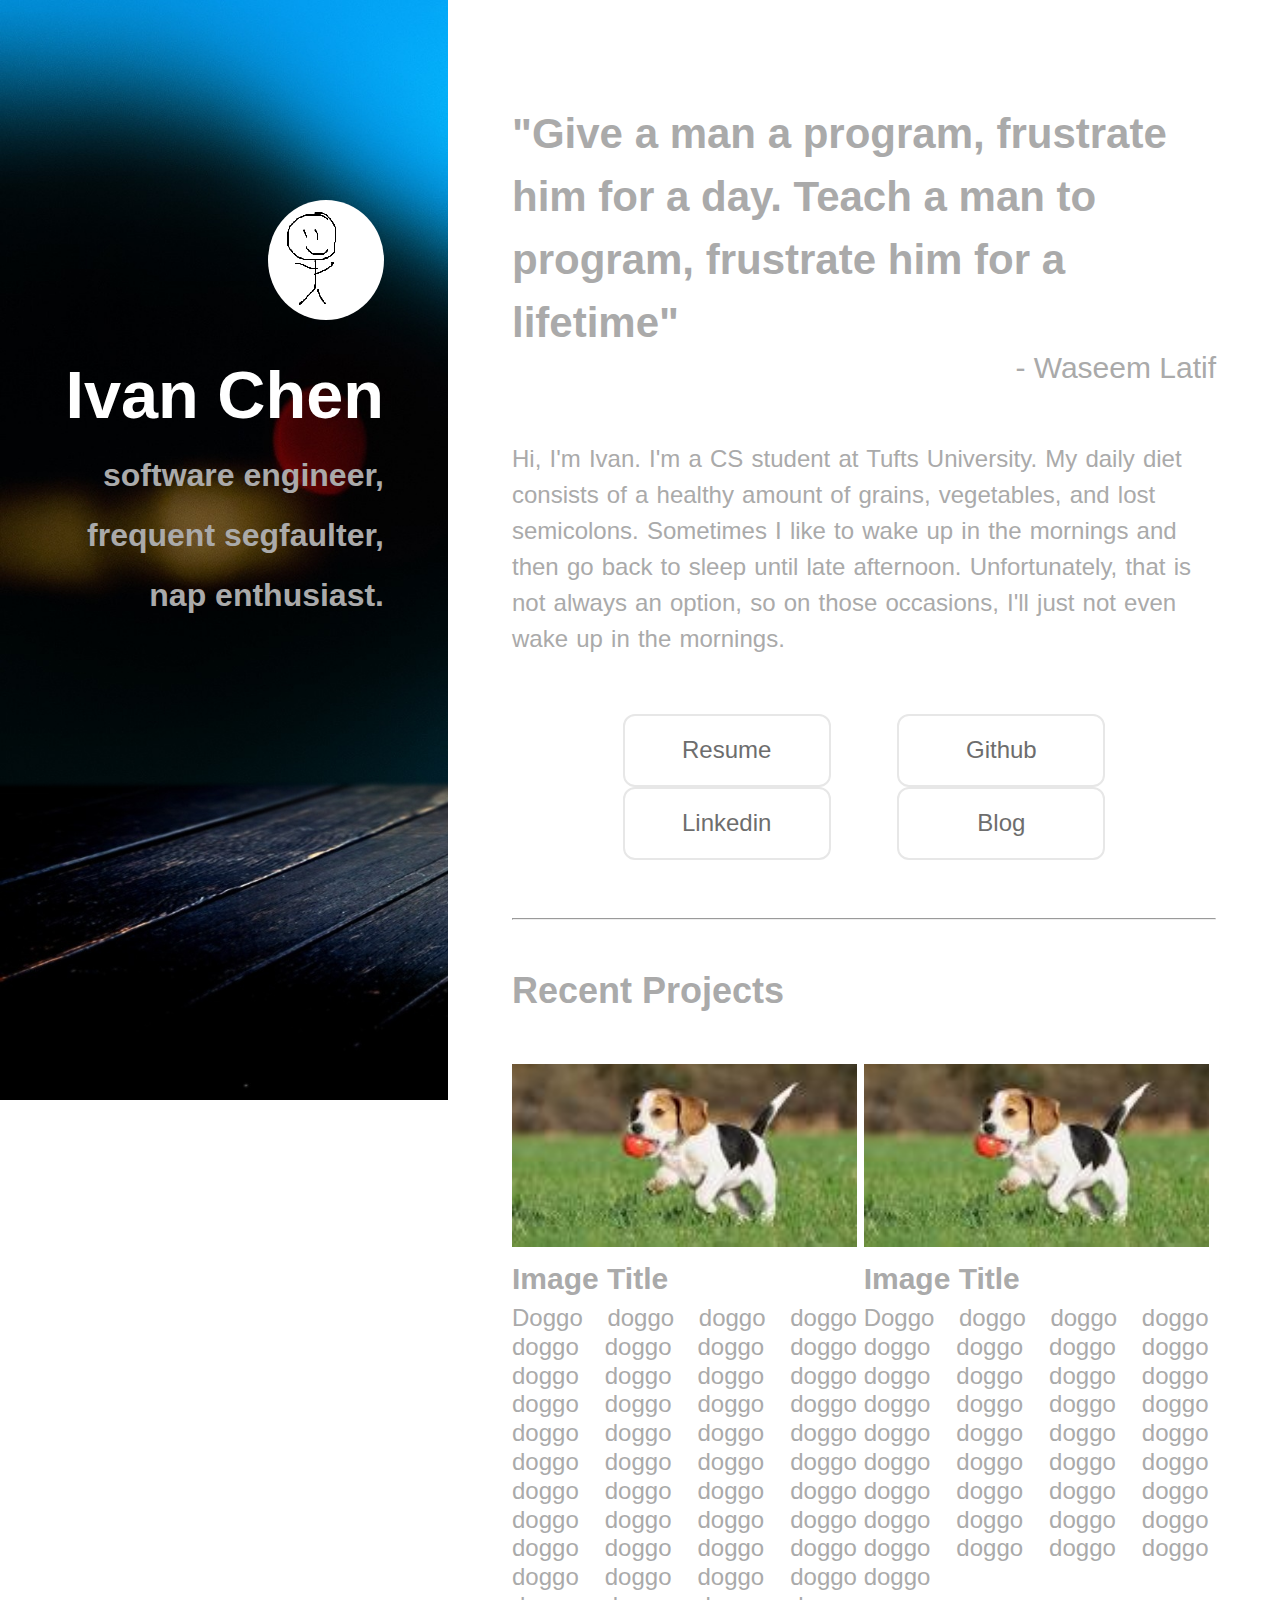
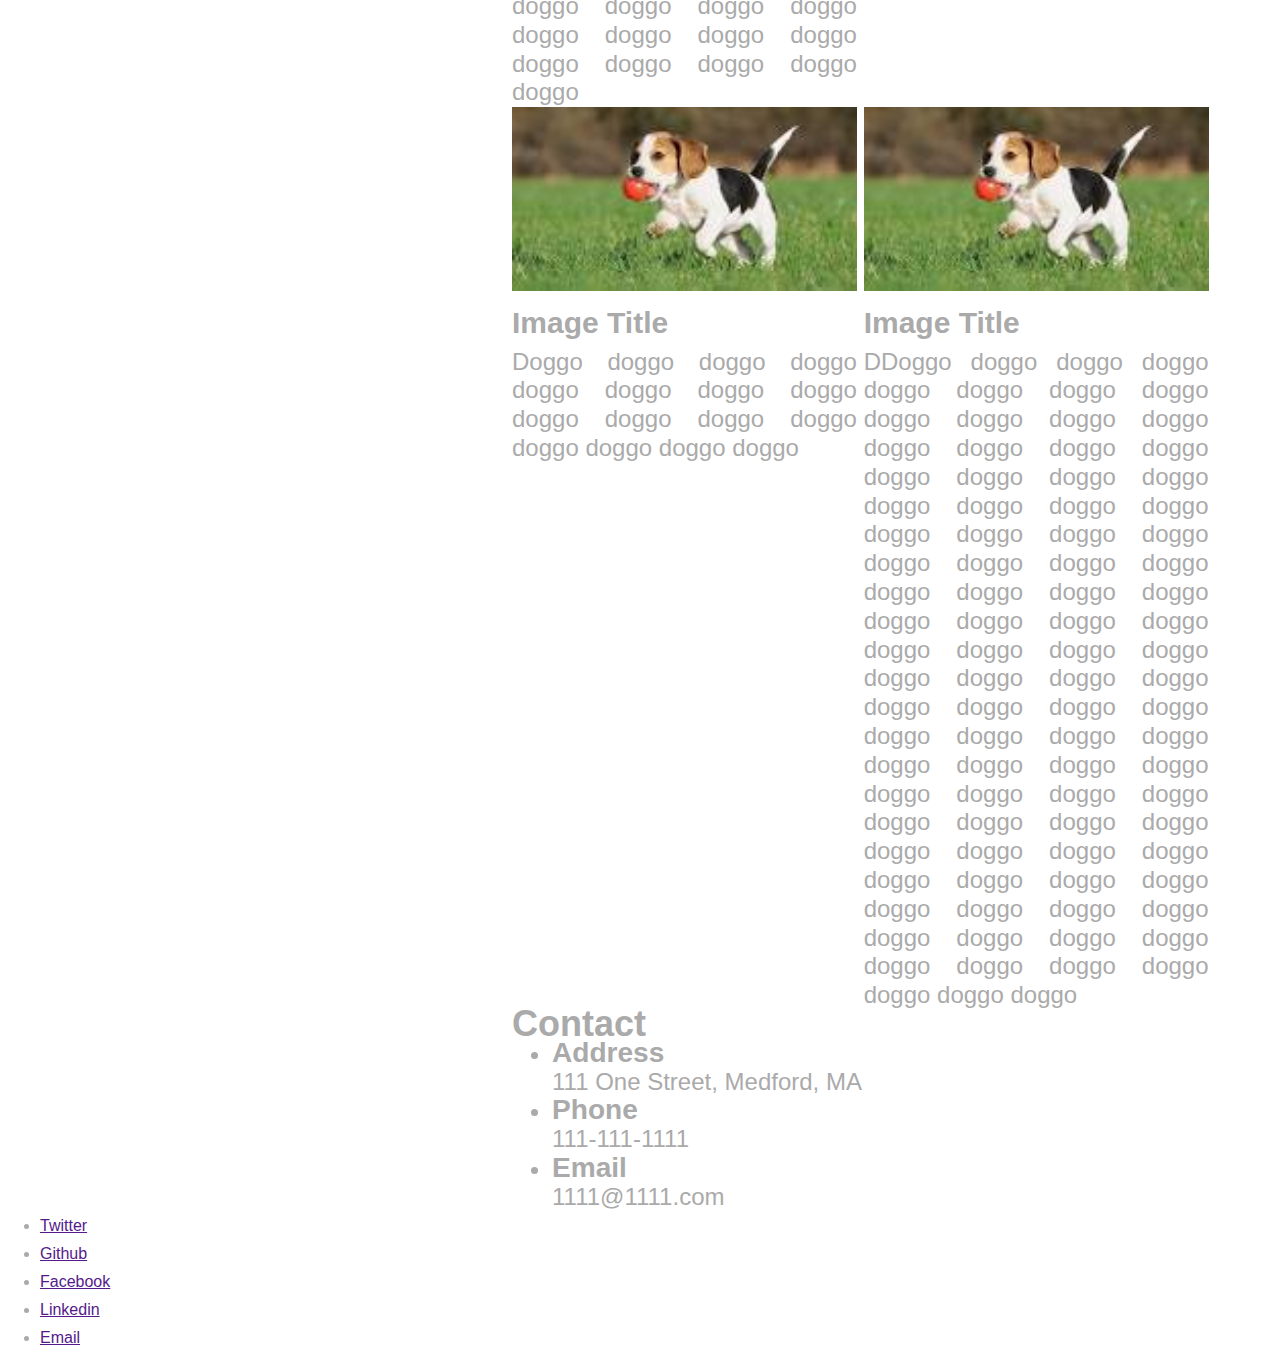
<file: index.html>
<!DOCTYPE HTML>
<html>
    <head>
        <title>Ivan Chen</title>
        <meta http-equiv="content-type" content="text/html; charset=utf-8" />
        <link rel="stylesheet" href="style.css" />
    </head>

    <body>
        <!-- Header -->
        <div class="Wrapper">
            <div class="LeftContent">
                <img class="profileImage" src="stick.jpg" alt="Stick" />
                <h1>
                    <p id="sidebarName">Ivan Chen</p> 
                    <p id="sidebarDesc">software engineer,</p>
                    <p id="sidebarDesc">frequent segfaulter,</p>
                    <p id="sidebarDesc">nap enthusiast.</p>
                </h1>
            </div>

            <!-- Main -->
            <div class="RightContent">
                <!-- One -->
                <section id="one">
                    <h3 id="quote">"Give a man a program, frustrate him for a day.
Teach a man to program, frustrate him for a lifetime"</h3>
                    <p id="quoteAuthor">- Waseem Latif</p>

                    </br>
                    </br>

                    <div class="rightText">
                        <p>Hi, I'm Ivan. I'm a CS student at Tufts University. My daily diet consists of a healthy amount of grains, vegetables, and lost semicolons. Sometimes I like to wake up in the mornings and then go back to sleep until late afternoon. Unfortunately, that is not always an option, so on those occasions, I'll just not even wake up in the mornings.  </p>
                    </div>

                    </br>
                    </br>

                    <div class="linkButtons"> 
                        <a href="" class="roundButton" href="">Resume</a>
                        <a href="" class="roundButton" href="">Github</a>
                        <a href="" class="roundButton" href="">Linkedin</a>
                        <a href="" class="roundButton" href="">Blog</a>
                    </div>

                    </br>
                    </br>

                    <hr class="horizontalDivider">
                    
                    </br>
                    </br>
                    <h2>Recent Projects</h2>
                    </br>
                    </br>

                    <div class="projectGrid">
                        <div class="project">
                            <img class="projectImage" src="pupper.jpg" alt="Some image">
                            <h3 class="projectName">Image Title</h3>
                            <p class="projectDesc">Doggo doggo doggo doggo doggo doggo doggo doggo doggo doggo doggo doggo doggo doggo doggo doggo doggo doggo doggo doggo doggo doggo doggo doggo doggo doggo doggo doggo doggo doggo doggo doggo doggo doggo doggo doggo doggo doggo doggo doggo doggo doggo doggo doggo doggo doggo doggo doggo doggo doggo doggo doggo doggo</p>
                        </div>
                        <div class="project">
                            <img class="projectImage" src="pupper.jpg" alt="Some image">
                            <h3 class="projectName">Image Title</h3>
                            <p class="projectDesc">Doggo doggo doggo doggo doggo doggo doggo doggo doggo doggo doggo doggo doggo doggo doggo doggo doggo doggo doggo doggo doggo doggo doggo doggo doggo doggo doggo doggo doggo doggo doggo doggo doggo doggo doggo doggo doggo</p>
                        </div>
                        <div class="project">
                            <img class="projectImage" src="pupper.jpg" alt="Some image">
                            <h3 class="projectName">Image Title</h3>
                            <p class="projectDesc">Doggo doggo doggo doggo doggo doggo doggo doggo doggo doggo doggo doggo doggo doggo doggo doggo</p>
                        </div>
                        <div class="project">
                            <img class="projectImage" src="pupper.jpg" alt="Some image">
                            <h3 class="projectName">Image Title</h3>
                            <p class="projectDesc">DDoggo doggo doggo doggo doggo doggo doggo doggo doggo doggo doggo doggo doggo doggo doggo doggo doggo doggo doggo doggo doggo doggo doggo doggo doggo doggo doggo doggo doggo doggo doggo doggo doggo doggo doggo doggo doggo doggo doggo doggo doggo doggo doggo doggo doggo doggo doggo doggo doggo doggo doggo doggo doggo doggo doggo doggo doggo doggo doggo doggo doggo doggo doggo doggo doggo doggo doggo doggo doggo doggo doggo doggo doggo doggo doggo doggo doggo doggo doggo doggo doggo doggo doggo doggo doggo doggo doggo doggo doggo doggo doggo</p>
                        </div>
                    </div>

                <!-- Five -->
                <section id="five">
                    <h2>Contact</h2>
                    <!-- <p>Reach out.</p> -->
                    <div class="row">
                        <div class="">
                            <ul class="labeled-icons">
                                <li>
                                    <h3 class="location"><span class="label">Address</span></h3>
                                    111 One Street, Medford, MA
                                </li>
                                <li>
                                    <h3 class="phone"><span class="label">Phone</span></h3>
                                    111-111-1111
                                </li>
                                <li>
                                    <h3 class="email"><span class="label">Email</span></h3>
                                    1111@1111.com
                                </li>
                            </ul>
                        </div>
                    </div>
                </section>
            </div>
        </div>

        <!-- Footer -->
        <footer id="footer">
            <ul class="icons">
                <li><a href="" class="icon fa-twitter"><span class="label">Twitter</span></a></li>
                <li><a href="" class="icon fa-github"><span class="label">Github</span></a></li>
                <li><a href="" class="icon fa-facebook"><span class="label">Facebook</span></a></li>
                <li><a href="" class="icon fa-linkedin"><span class="label">Linkedin</span></a></li>
                <li><a href="" class="icon fa-envelope-o"><span class="label">Email</span></a></li>
            </ul>
        </footer>
    </body>
</html>
</file>
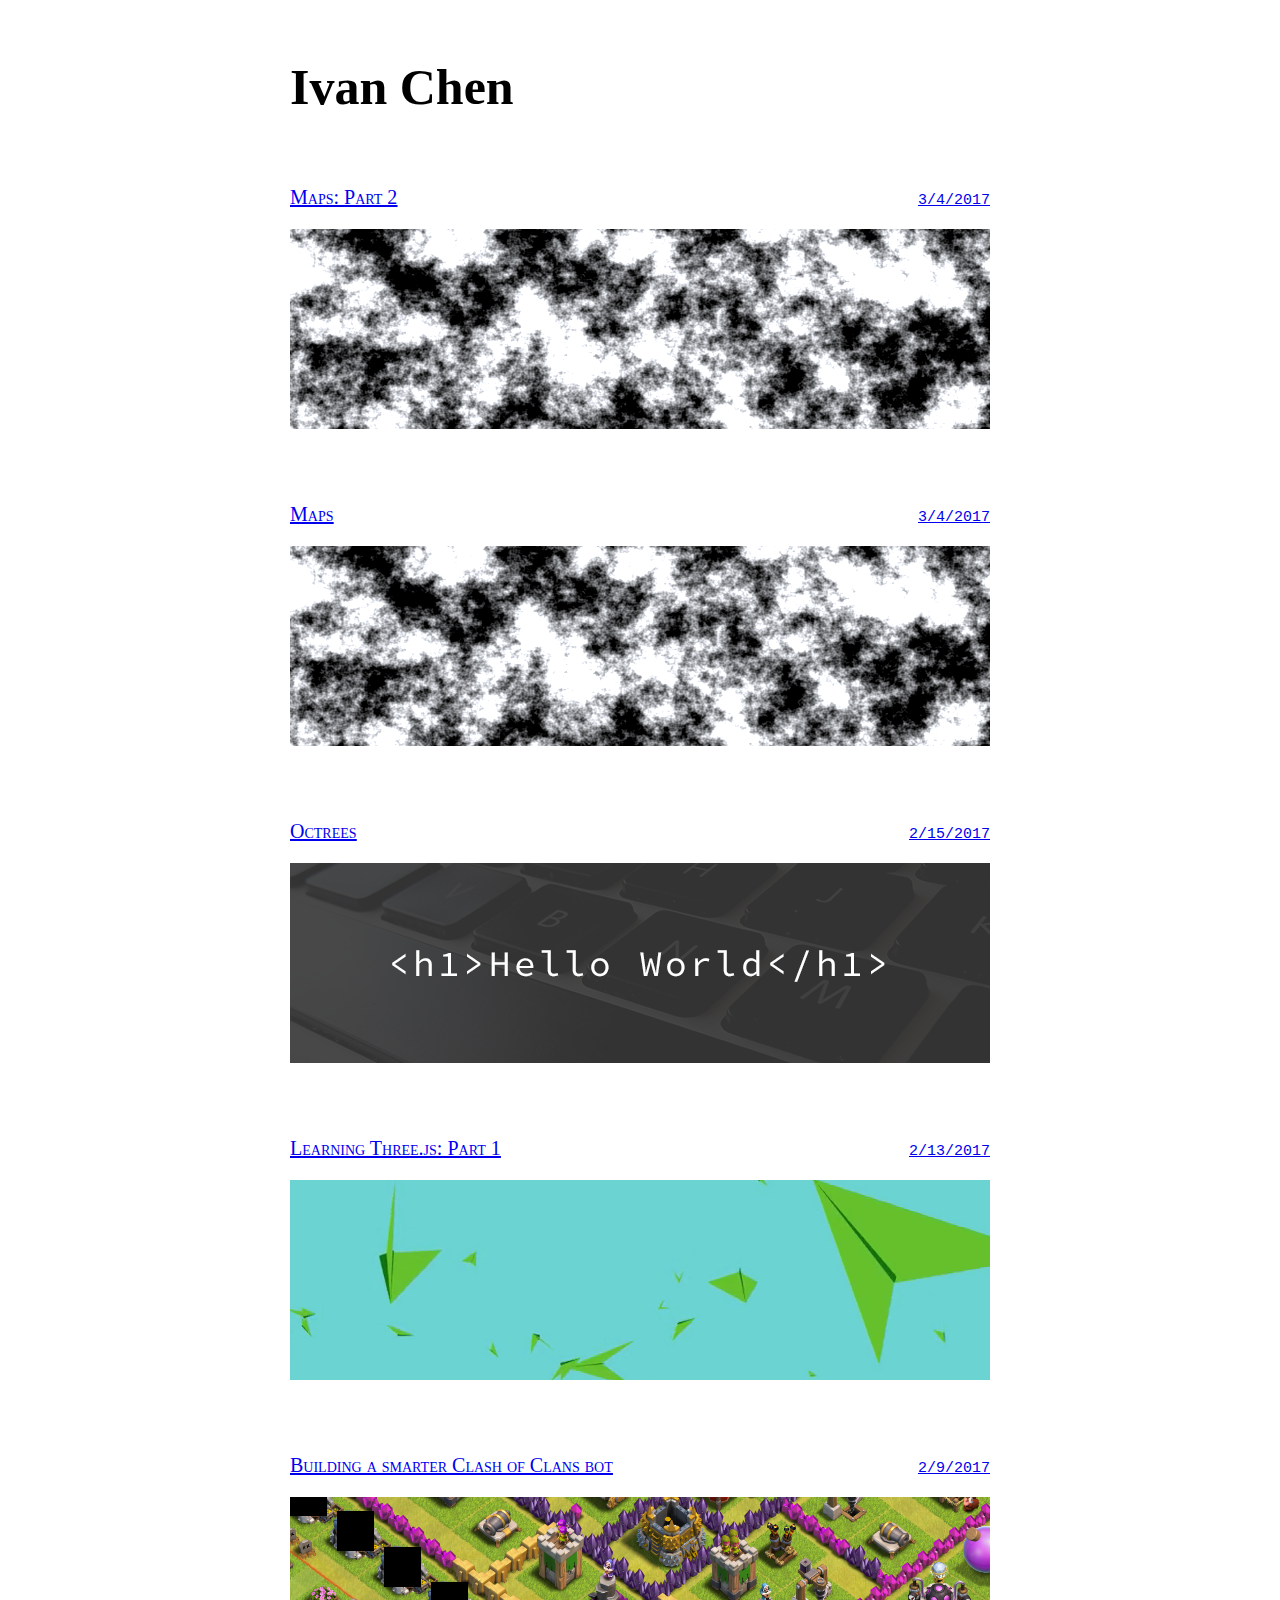
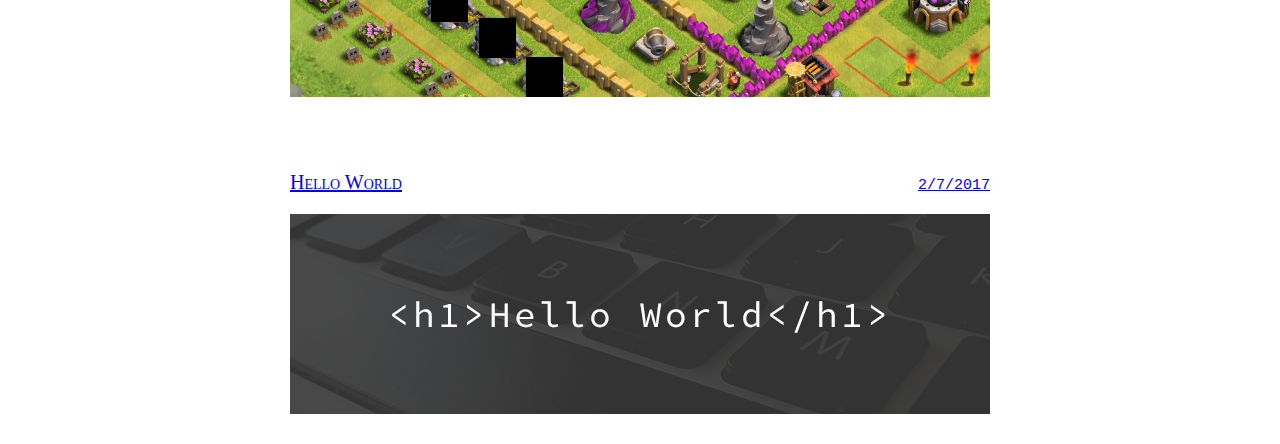
<file: blog/index.html>
<!DOCTYPE HTML>
<html>
    <head>
        <title>Blog</title>
        <meta http-equiv="content-type" content="text/html; charset=utf-8" />
        <link rel="stylesheet" href="blogstyle.css" />

    </head>


    <body>

        <div class="mid">
            <div class="leftSidebar">
                <p>  </p>
            </div>

            <div class="postList">
                <div class="top">
                    <p>Ivan Chen</p>
                </div>

                <a class="post" href="post5/post5.html">
                    <div class="postHeading">
                        <p class="postName">Maps: Part 2</p>
                        <p class="postDate">3/4/2017</p>
                    </div>
                    <img class="postImage" src="post4/noisebanner.png" alt="Img"></img>
                </a>

                <a class="post" href="post4/post4.html">
                    <div class="postHeading">
                        <p class="postName">Maps</p>
                        <p class="postDate">3/4/2017</p>
                    </div>
                    <img class="postImage" src="post4/noisebanner.png" alt="Img"></img>
                </a>

                <a class="post" href="post3/post3.html">
                    <div class="postHeading">
                        <p class="postName">Octrees</p>
                        <p class="postDate">2/15/2017</p>
                    </div>
                    <img class="postImage" src="defaultBanner.png" alt="Img"></img>
                </a>

                <a class="post" href="post2/post2.html">
                    <div class="postHeading">
                        <p class="postName">Learning Three.js: Part 1</p>
                        <p class="postDate">2/13/2017</p>
                    </div>
                    <img class="postImage" src="post2/birdBanner.png" alt="Img"></img>
                </a>

                <a class="post" href="post1/post1.html">
                    <div class="postHeading">
                        <p class="postName">Building a smarter Clash of Clans bot</p>
                        <p class="postDate">2/9/2017</p>
                    </div>
                    <img class="postImage" src="post1/bannerClash.png" alt="Img"></img>
                </a>

                <a class="post" href="post0/post0.html">
                    <div class="postHeading">
                        <p class="postName">Hello World</p>
                        <p class="postDate">2/7/2017</p>
                    </div>
                    <img class="postImage" src="post0/bannerHelloWorld.png" alt="Img"></img>
                </a>

            </div>

            <div class="rightSidebar">
                <p>  </p>
            </div>
        </div>

        </br>

        <div class="bot">
            
        </div>
    </body>
</html>
</file>
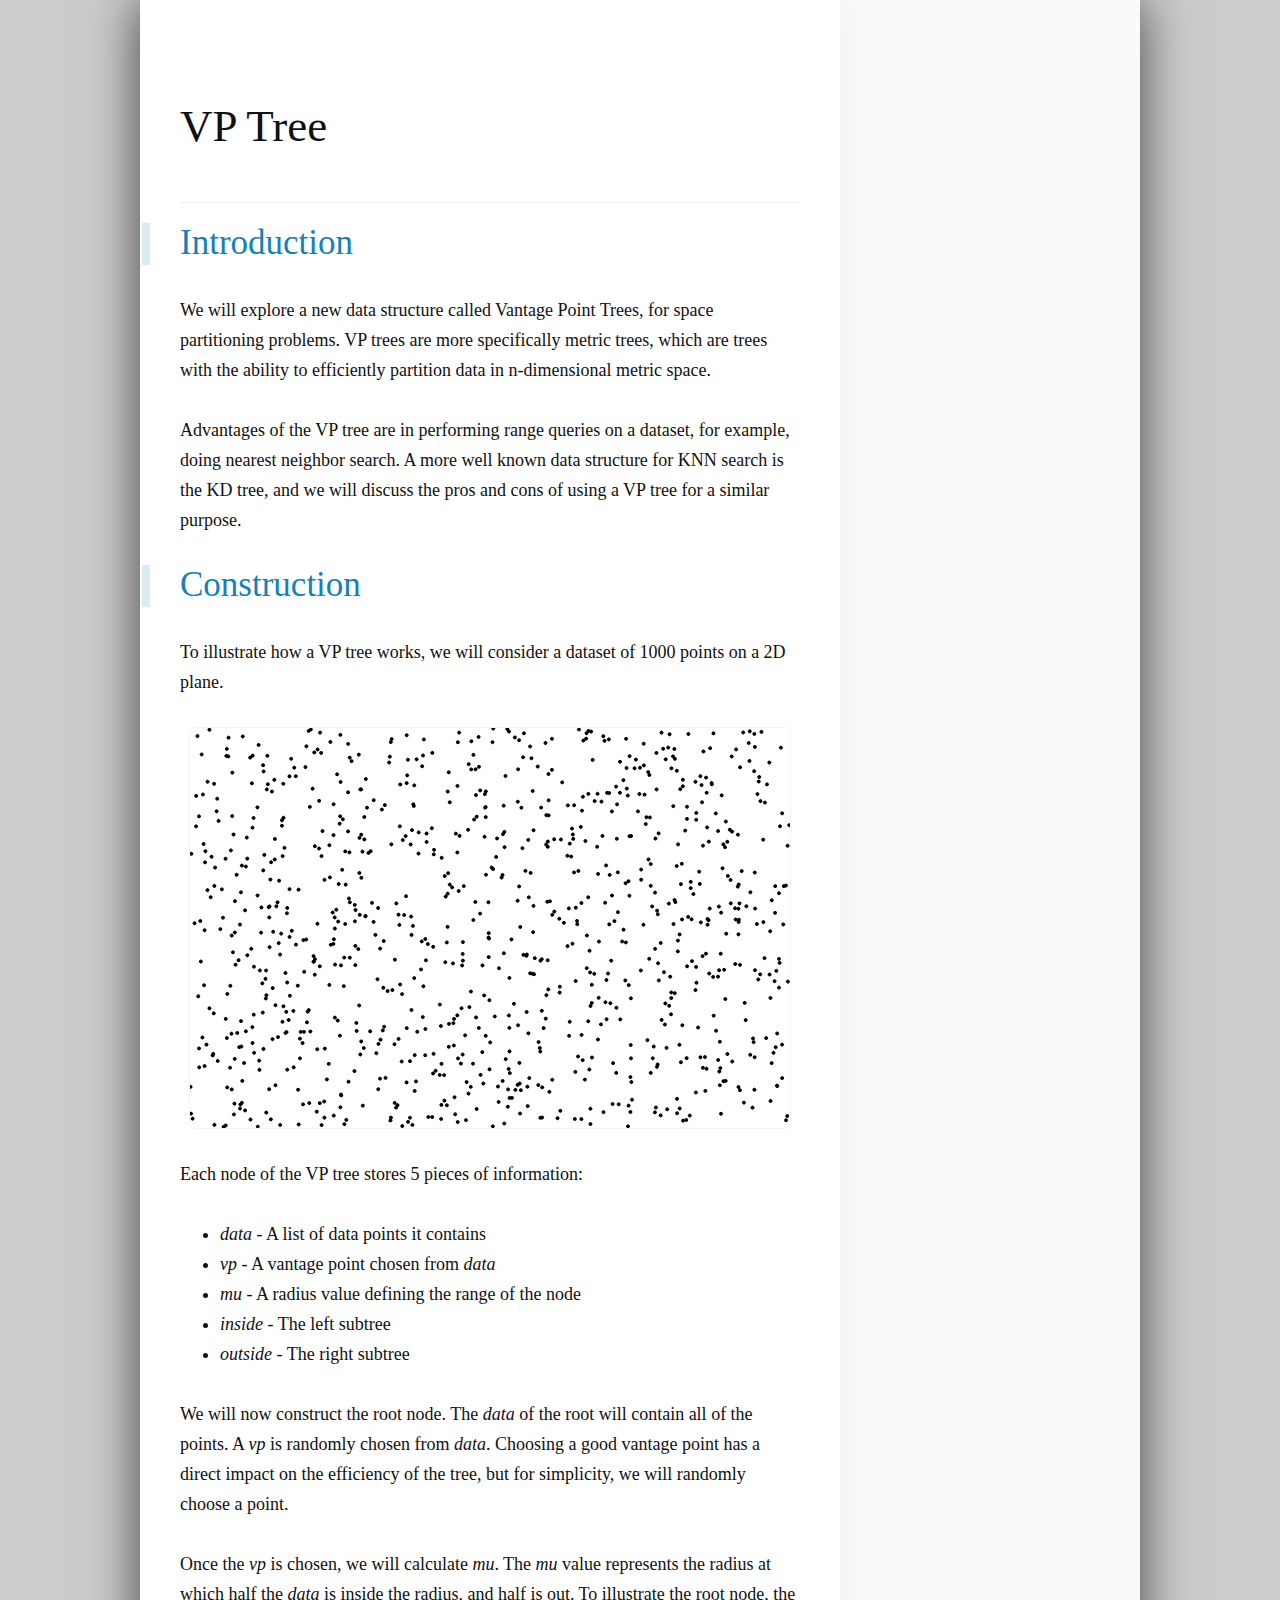
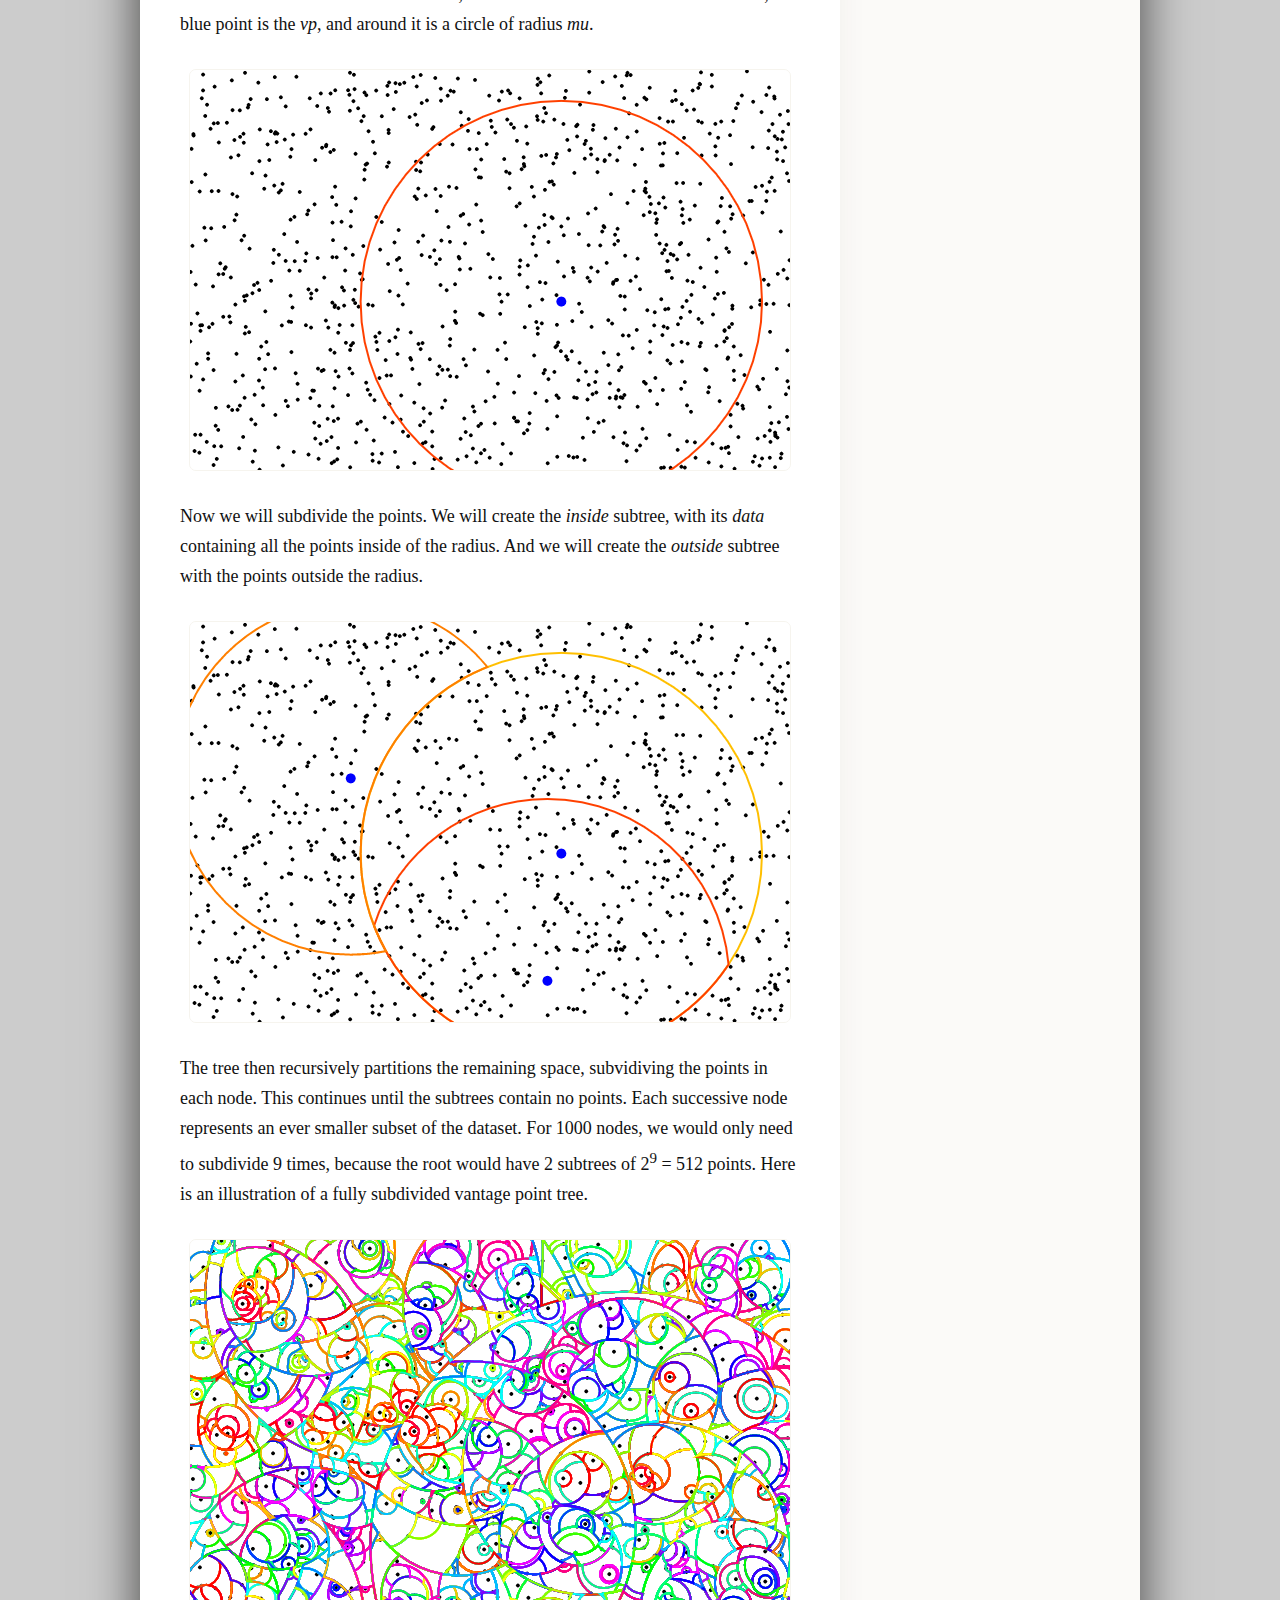
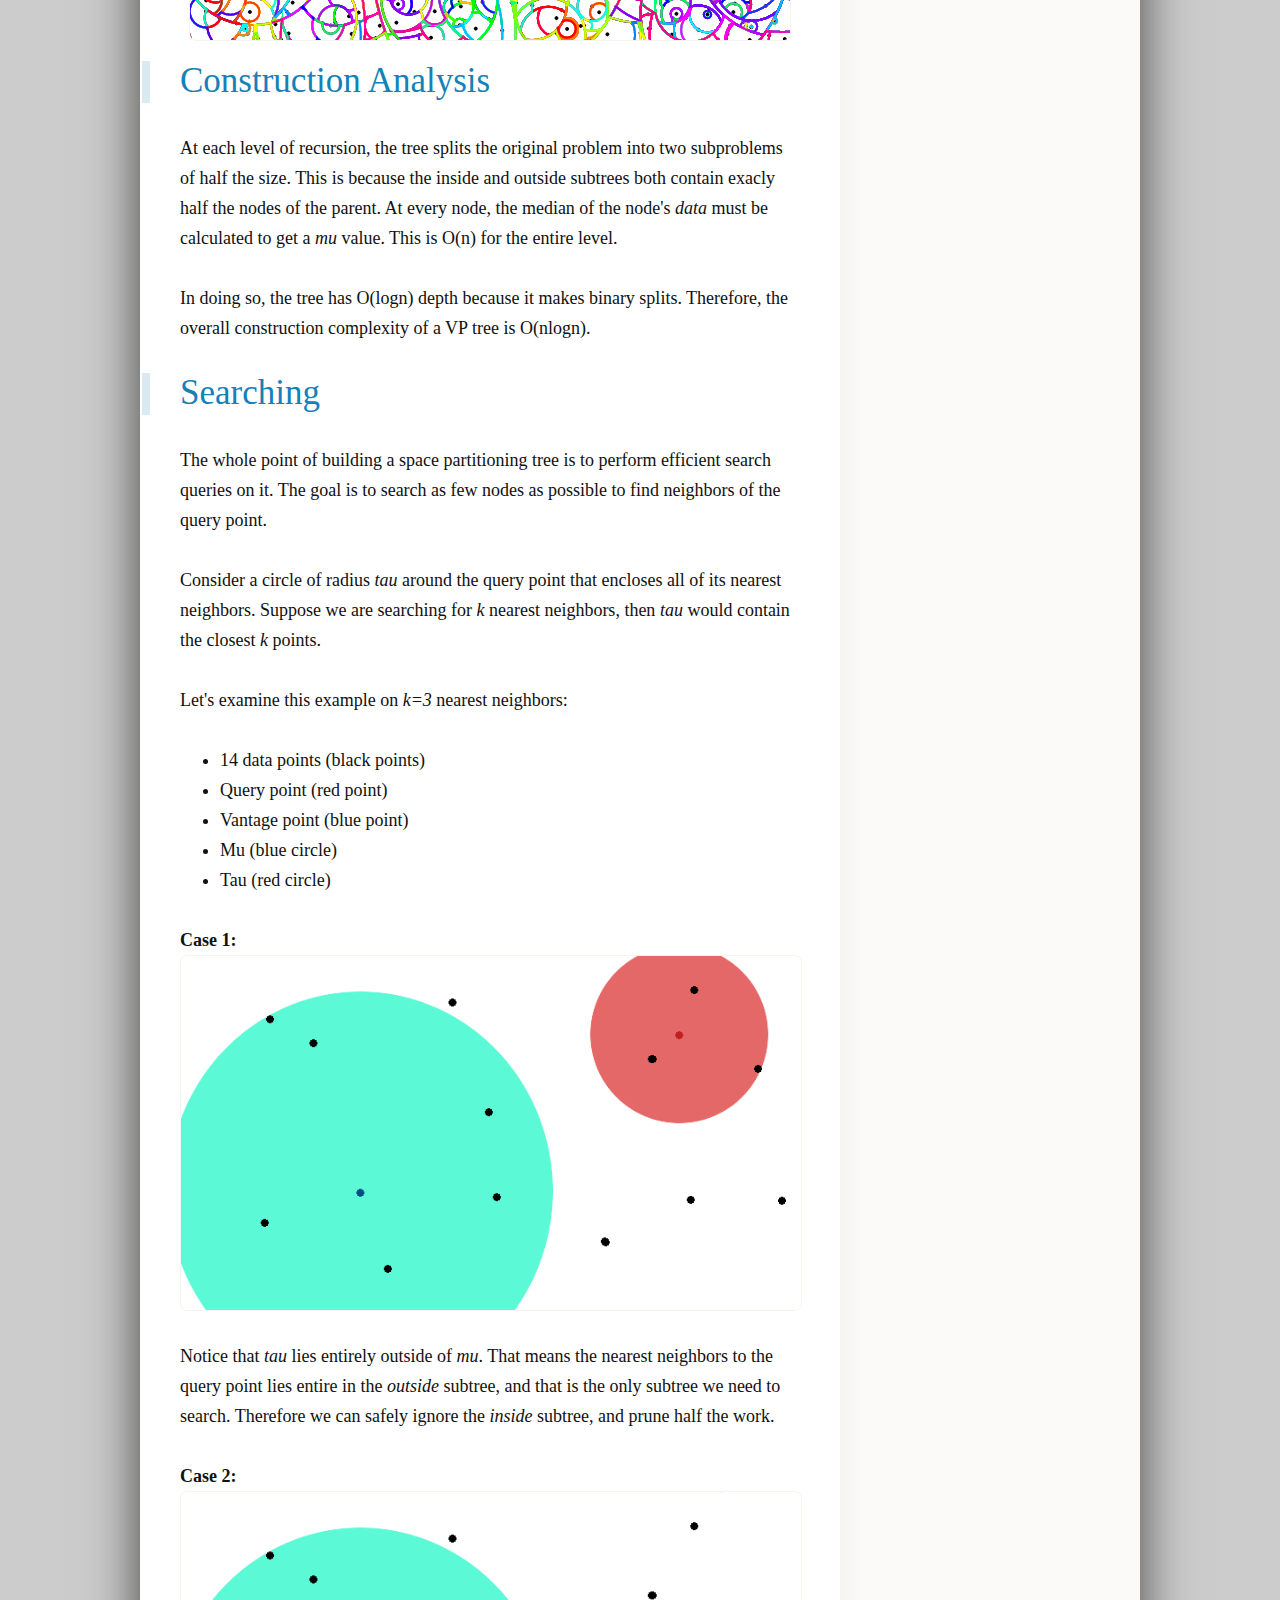
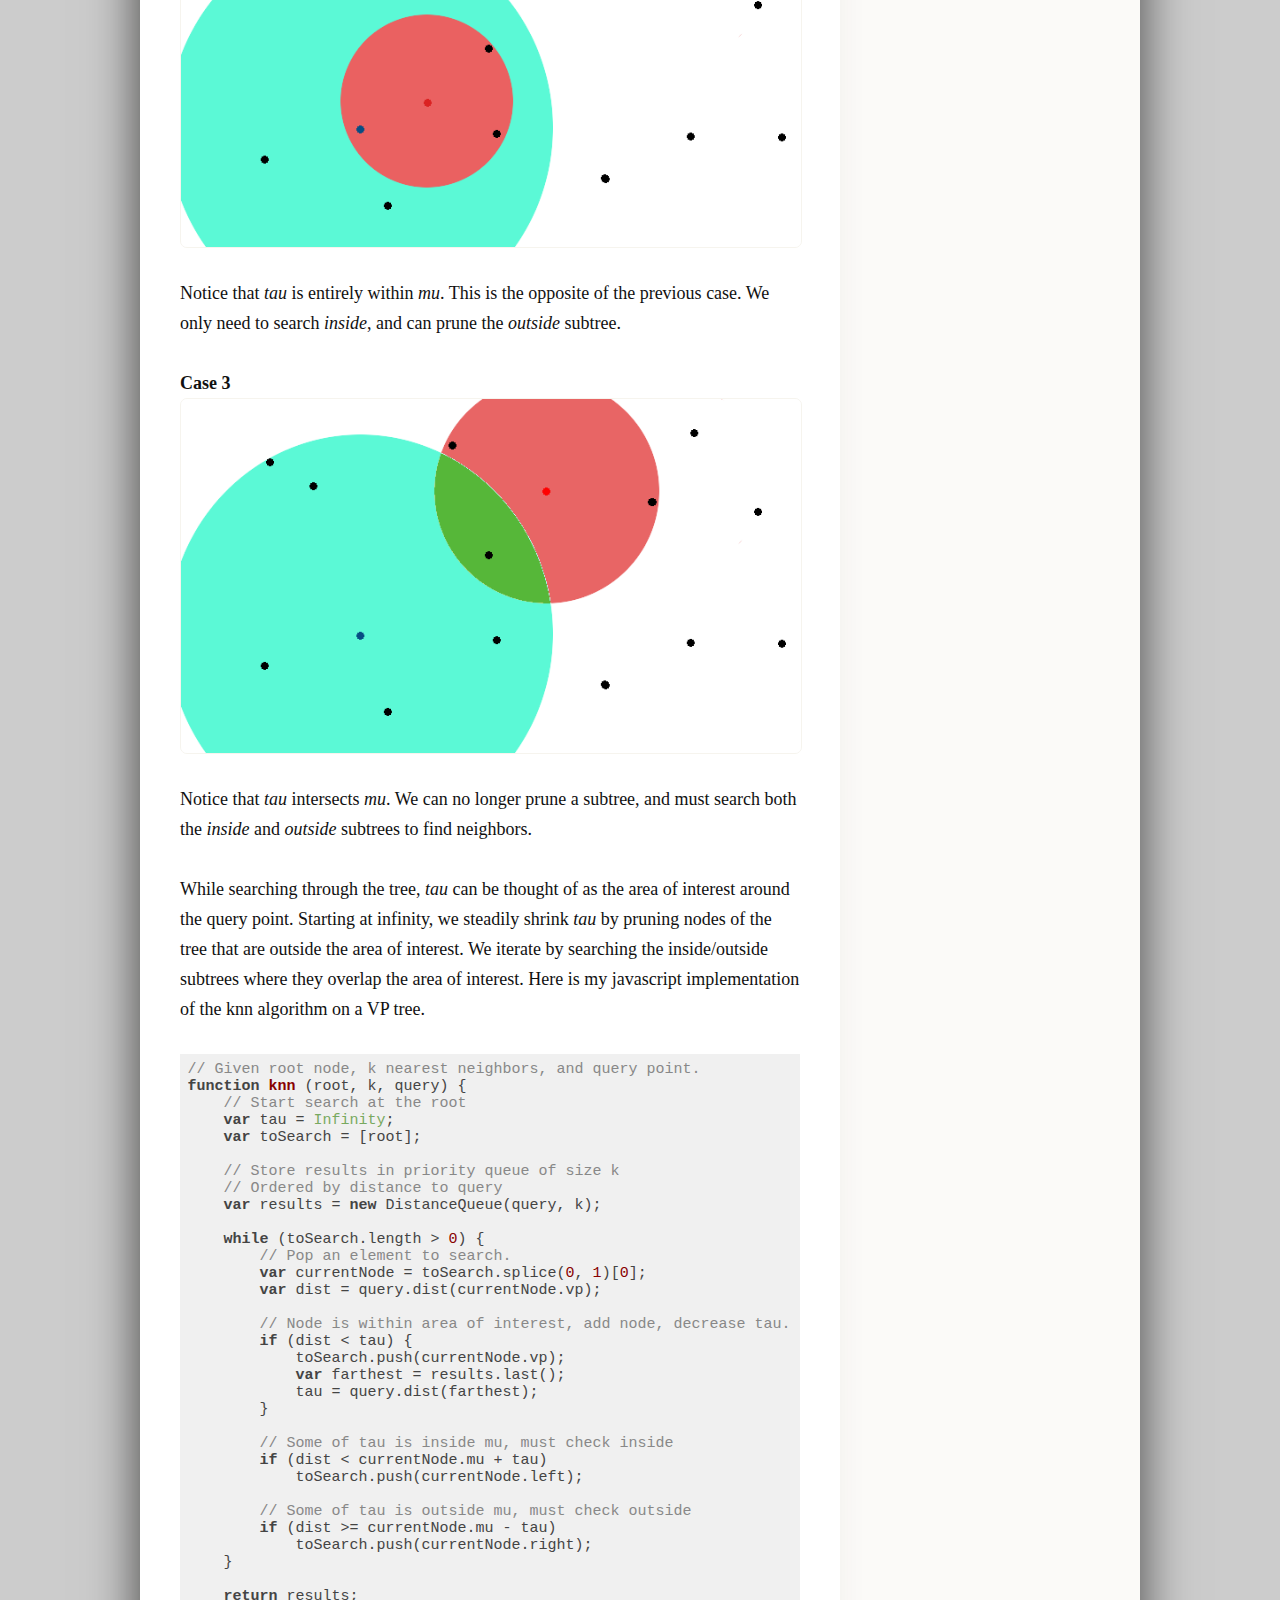
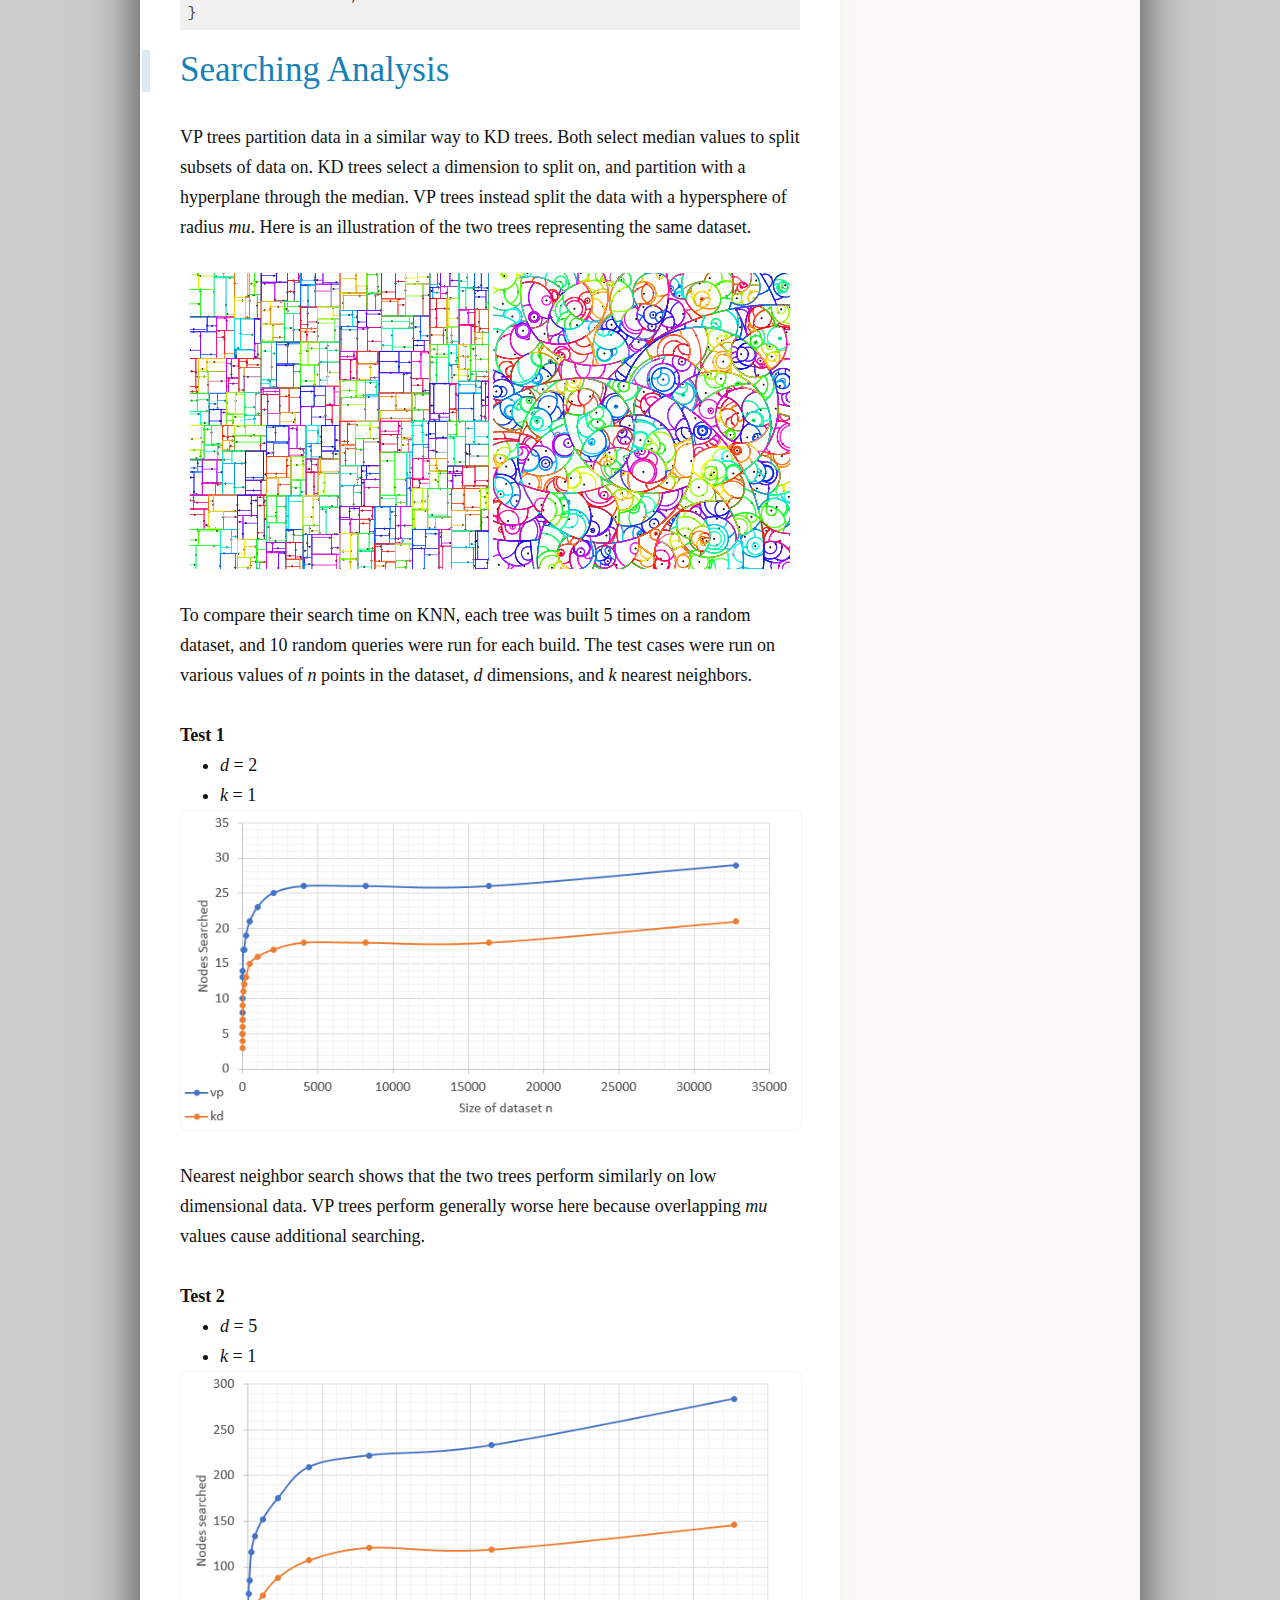
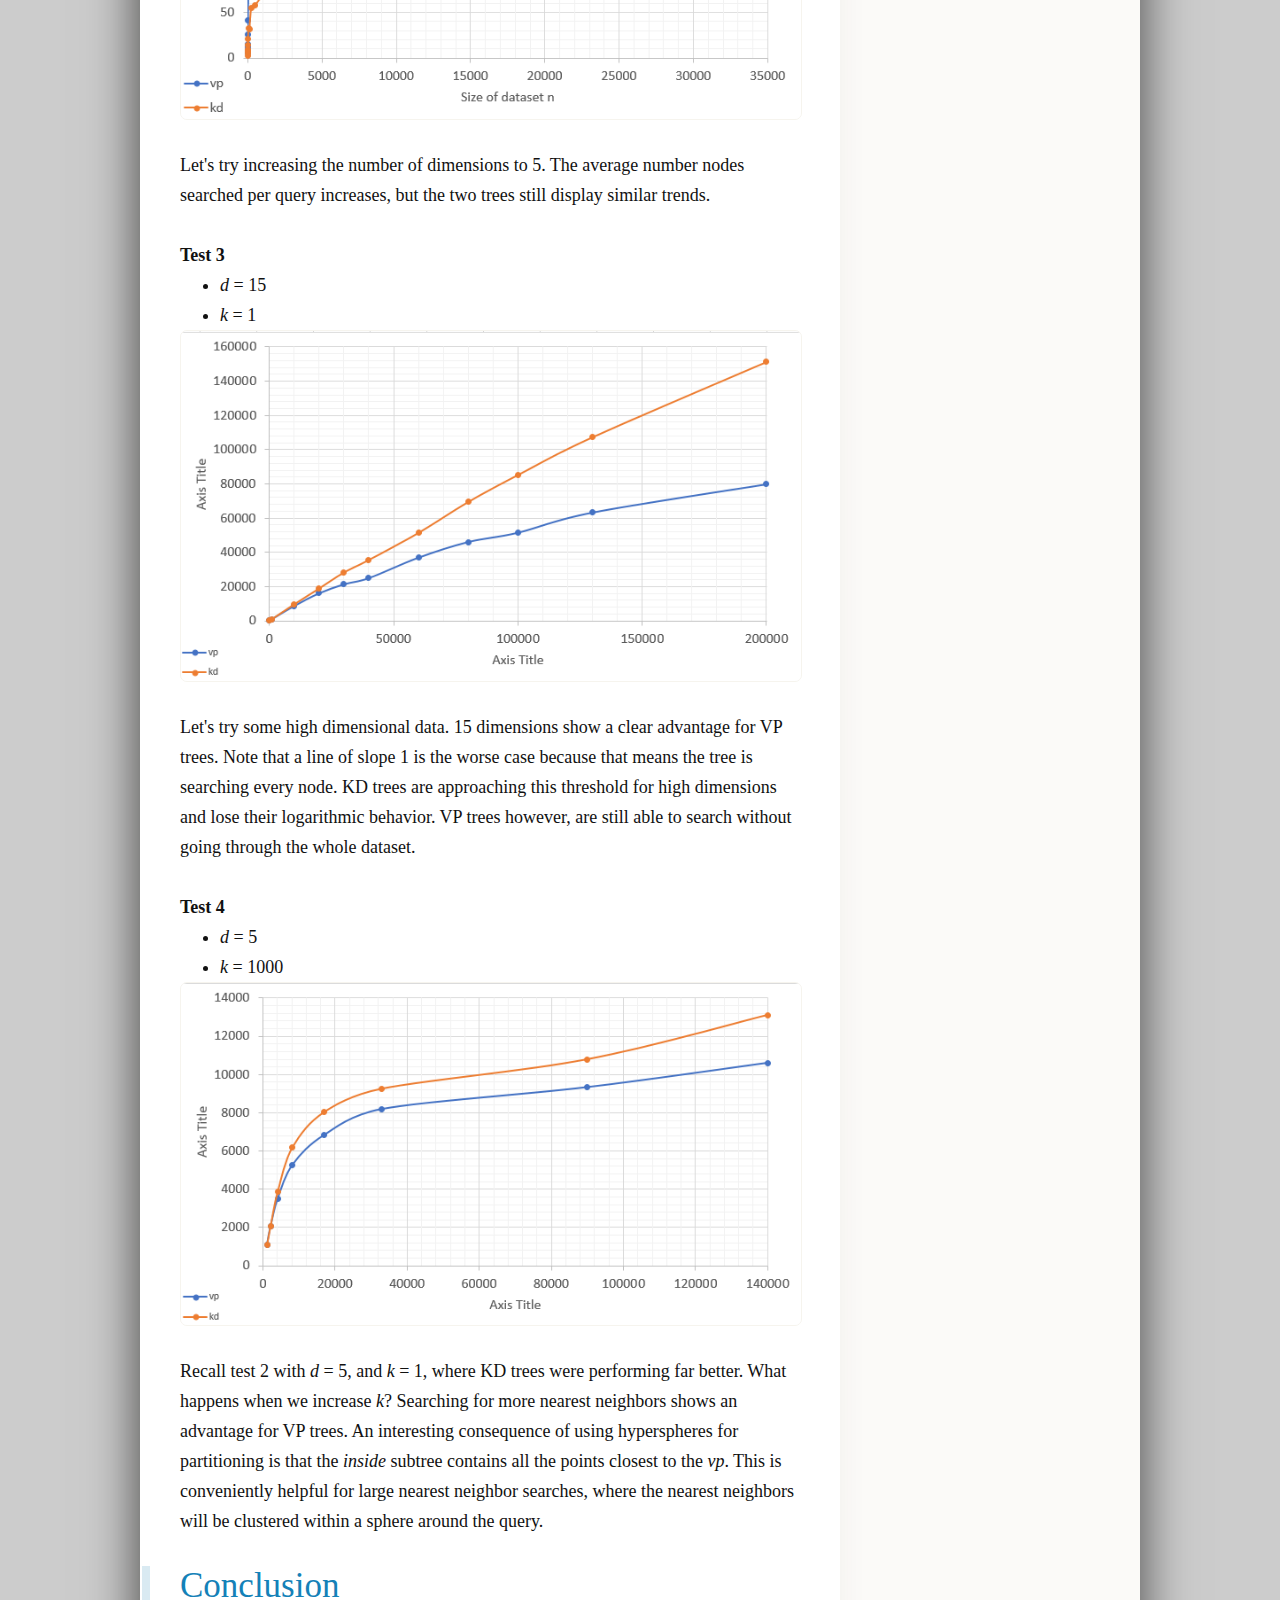
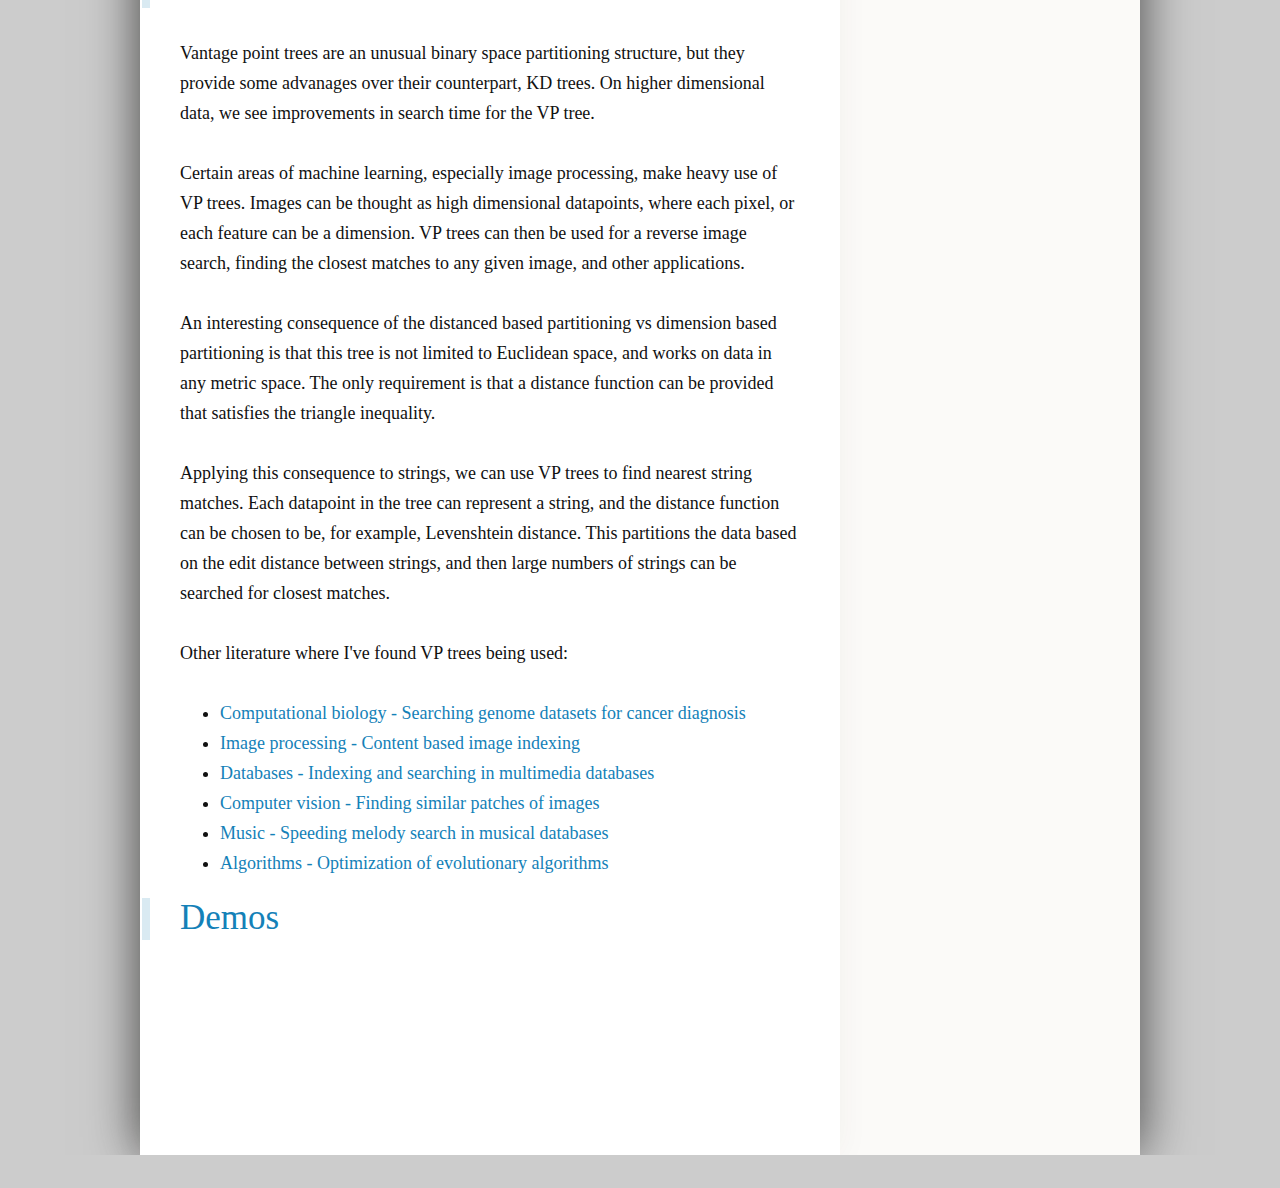
<file: 150alg/vptree.html>
<!DOCTYPE HTML>
<html>
    <head>
        <meta http-equiv="Content-type" content="text/html;charset=UTF-8" />
        <title>VP Tree</title>


        <link rel="stylesheet" type="text/css" href="../blog/poststyle.css" />

        <script src="../blog/jquery-1.10.1.min.js"></script>
        <script src="../blog/asideScript.js"></script>

        <link rel="stylesheet" href="../blog/highlight.css">
        <script src="../blog/highlight.js"></script>
        <script>hljs.initHighlightingOnLoad();</script>
    </head>

    <body id="top">
        <div class="page sidebar">
            <div class="content">
                <h1>VP Tree</h1>

                <!-- <span name="label"></span> -->
                <!-- <aside name="label"><p>Text.</p></aside> -->
                
                <h2>Introduction</h2>

                <p>We will explore a new data structure called Vantage Point Trees, for space partitioning problems. VP trees are more specifically metric trees, which are trees with the ability to efficiently partition data in n-dimensional metric space. </p>

                <p>Advantages of the VP tree are in performing range queries on a dataset, for example, doing nearest neighbor search. A more well known data structure for KNN search is the KD tree, and we will discuss the pros and cons of using a VP tree for a similar purpose.</p>

                <h2>Construction</h2>

                <p>To illustrate how a VP tree works, we will consider a dataset of 1000 points on a 2D plane.</p>

                <img class="postImage" src="Images/data1.png" alt="Img"></img>

                <p>Each node of the VP tree stores 5 pieces of information:</p>
                <ul>
                    <li><i>data</i> - A list of data points it contains</li>
                    <li><i>vp</i> - A vantage point chosen from <i>data</i></li>
                    <li><i>mu</i> - A radius value defining the range of the node</li>
                    <li><i>inside</i> - The left subtree</li>
                    <li><i>outside</i> - The right subtree</li>
                </ul>

                <p>We will now construct the root node. The <i>data</i> of the root will contain all of the points. A <i>vp</i> is randomly chosen from <i>data</i>. Choosing a good vantage point has a direct impact on the efficiency of the tree, but for simplicity, we will randomly choose a point. </p>

                <p>Once the <i>vp</i> is chosen, we will calculate <i>mu</i>. The <i>mu</i> value represents the radius at which half the <i>data</i> is inside the radius, and half is out. To illustrate the root node, the blue point is the <i>vp</i>, and around it is a circle of radius <i>mu</i>.</p>

                <img class="postImage" src="Images/data2.png" alt="Img"></img>
                
                <p>Now we will subdivide the points. We will create the <i>inside</i> subtree, with its <i>data</i> containing all the points inside of the radius. And we will create the <i>outside</i> subtree with the points outside the radius.</p>

                <img class="postImage" src="Images/data3.png" alt="Img"></img>

                <p>The tree then recursively partitions the remaining space, subvidiving the points in each node. This continues until the subtrees contain no points. Each successive node represents an ever smaller subset of the dataset. For 1000 nodes, we would only need to subdivide 9 times, because the root would have 2 subtrees of 2<sup>9</sup> = 512 points. Here is an illustration of a fully subdivided vantage point tree. </p>

                <img class="postImage" src="Images/data4.png" alt="Img"></img>


                <h2>Construction Analysis</h2>

                <p>At each level of recursion, the tree splits the original problem into two subproblems of half the size. This is because the inside and outside subtrees both contain exacly half the nodes of the parent. At every node, the median of the node's <i>data</i> must be calculated to get a <i>mu</i> value. This is O(n) for the entire level.</p>

                <p>In doing so, the tree has O(logn) depth because it makes binary splits. Therefore, the overall construction complexity of a VP tree is O(nlogn).</p>

                <h2>Searching</h2>

                <p>The whole point of building a space partitioning tree is to perform efficient search queries on it. The goal is to search as few nodes as possible to find neighbors of the query point.</p>

                <p>Consider a circle of radius <i>tau</i> around the query point that encloses all of its nearest neighbors. Suppose we are searching for <i>k</i> nearest neighbors, then <i>tau</i> would contain the closest <i>k</i> points.

                <p>Let's examine this example on <i>k=3</i> nearest neighbors:
                    <ul>
                        <li>14 data points (black points)</li>
                        <li>Query point (red point)</li>
                        <li>Vantage point (blue point)</li>
                        <li>Mu (blue circle)</li>
                        <li>Tau (red circle)</li>
                    </ul>
                </p>

                <b>Case 1:</b>

                <img class="postImage" src="Images/testout.png" alt="Img"></img>

                <p>Notice that <i>tau</i> lies entirely outside of <i>mu</i>. That means the nearest neighbors to the query point lies entire in the <i>outside</i> subtree, and that is the only subtree we need to search. Therefore we can safely ignore the <i>inside</i> subtree, and prune half the work.</p>

                <b>Case 2:</b>

                <img class="postImage" src="Images/testin.png" alt="Img"></img>

                <p>Notice that <i>tau</i> is entirely within <i>mu</i>. This is the opposite of the previous case. We only need to search <i>inside</i>, and can prune the <i>outside</i> subtree.</p>

                <b>Case 3</b>

                <img class="postImage" src="Images/testboth.png" alt="Img"></img>

                <p>Notice that <i>tau</i> intersects <i>mu</i>. We can no longer prune a subtree, and must search both the <i>inside</i> and <i>outside</i> subtrees to find neighbors.</p>

                <p>While searching through the tree, <i>tau</i> can be thought of as the area of interest around the query point. Starting at infinity, we steadily shrink <i>tau</i> by pruning nodes of the tree that are outside the area of interest. We iterate by searching the inside/outside subtrees where they overlap the area of interest. Here is my javascript implementation of the knn algorithm on a VP tree.</p>
                <pre><code class="javascript">// Given root node, k nearest neighbors, and query point.
function knn (root, k, query) {
    // Start search at the root
    var tau = Infinity;
    var toSearch = [root];

    // Store results in priority queue of size k
    // Ordered by distance to query
    var results = new DistanceQueue(query, k); 

    while (toSearch.length > 0) {
        // Pop an element to search.
        var currentNode = toSearch.splice(0, 1)[0];
        var dist = query.dist(currentNode.vp);

        // Node is within area of interest, add node, decrease tau.
        if (dist < tau) {
            toSearch.push(currentNode.vp);
            var farthest = results.last();
            tau = query.dist(farthest);
        }

        // Some of tau is inside mu, must check inside
        if (dist < currentNode.mu + tau) 
            toSearch.push(currentNode.left);

        // Some of tau is outside mu, must check outside
        if (dist >= currentNode.mu - tau)
            toSearch.push(currentNode.right);
    }

    return results;
}</code></pre>

                <h2>Searching Analysis</h2>

                <p>VP trees partition data in a similar way to KD trees. Both select median values to split subsets of data on. KD trees select a dimension to split on, and partition with a hyperplane through the median. VP trees instead split the data with a hypersphere of radius <i>mu</i>. Here is an illustration of the two trees representing the same dataset.</p>

                <img class="postImage" src="Images/data5.png" alt="Img"></img>

                <p>To compare their search time on KNN, each tree was built 5 times on a random dataset, and 10 random queries were run for each build. The test cases were run on various values of <i>n</i> points in the dataset, <i>d</i> dimensions, and <i>k</i> nearest neighbors.</p>

                <h4>Test 1</h4>
                <ul>
                    <li><i>d</i> = 2</li>
                    <li><i>k</i> = 1</li>
                </ul>

                <img class="postImage" src="Images/d2k1.png" alt="Img"></img>

                <p>Nearest neighbor search shows that the two trees perform similarly on low dimensional data. VP trees perform generally worse here because overlapping <i>mu</i> values cause additional searching.</p>

                <h4>Test 2</h4>
                <ul>
                    <li><i>d</i> = 5</li>
                    <li><i>k</i> = 1</li>
                </ul>

                <img class="postImage" src="Images/d5k1.png" alt="Img"></img>

                <p>Let's try increasing the number of dimensions to 5. The average number nodes searched per query increases, but the two trees still display similar trends.</p>

                <h4>Test 3</h4>
                <ul>
                    <li><i>d</i> = 15</li>
                    <li><i>k</i> = 1</li>
                </ul>

                <img class="postImage" src="Images/d15k1.png" alt="Img"></img>

                <p>Let's try some high dimensional data. 15 dimensions show a clear advantage for VP trees. Note that a line of slope 1 is the worse case because that means the tree is searching every node. KD trees are approaching this threshold for high dimensions and lose their logarithmic behavior. VP trees however, are still able to search without going through the whole dataset.</p>

                <h4>Test 4</h4>
                <ul>
                    <li><i>d</i> = 5</li>
                    <li><i>k</i> = 1000</li>
                </ul>

                <img class="postImage" src="Images/d5k1000.png" alt="Img"></img>

                <p>Recall test 2 with <i>d</i> = 5, and <i>k</i> = 1, where KD trees were performing far better. What happens when we increase <i>k</i>? Searching for more nearest neighbors shows an advantage for VP trees. An interesting consequence of using hyperspheres for partitioning is that the <i>inside</i> subtree contains all the points closest to the <i>vp</i>. This is conveniently helpful for large nearest neighbor searches, where the nearest neighbors will be clustered within a sphere around the query.

                <h2>Conclusion</h2>

                <p>Vantage point trees are an unusual binary space partitioning structure, but they provide some advanages over their counterpart, KD trees. On higher dimensional data, we see improvements in search time for the VP tree. </p>

                <p>Certain areas of machine learning, especially image processing, make heavy use of VP trees. Images can be thought as high dimensional datapoints, where each pixel, or each feature can be a dimension. VP trees can then be used for a reverse image search, finding the closest matches to any given image, and other applications.</p>

                <p>An interesting consequence of the distanced based partitioning vs dimension based partitioning is that this tree is not limited to Euclidean space, and works on data in any metric space. The only requirement is that a distance function can be provided that satisfies the triangle inequality. </p>

                <p>Applying this consequence to strings, we can use VP trees to find nearest string matches. Each datapoint in the tree can represent a string, and the distance function can be chosen to be, for example, Levenshtein distance. This partitions the data based on the edit distance between strings, and then large numbers of strings can be searched for closest matches.</p> 

                <p>Other literature where I've found VP trees being used:
                <ul>
                    <li><a href="https://bmcbioinformatics.biomedcentral.com/articles/10.1186/s12859-016-0934-8">Computational biology - Searching genome datasets for cancer diagnosis</a></li>
                    <li><a href="http://ceur-ws.org/Vol-256/submission_12.pdf">Image processing - Content based image indexing</a></li>
                    <li><a href="http://ieeexplore.ieee.org/document/5739700/">Databases - Indexing and searching in multimedia databases</a></li>
                    <li><a href="http://www1.cs.columbia.edu/CAVE/publications/pdfs/Kumar_ECCV08_2.pdf">Computer vision - Finding similar patches of images</a></li>
                    <li><a href="https://www.scholars.northwestern.edu/en/publications/speeding-melody-search-with-vantage-point-trees">Music - Speeding melody search in musical databases</a></li>
                    <li><a href="https://dspace.library.uu.nl/handle/1874/307362">Algorithms - Optimization of evolutionary algorithms</a></li>
                </ul>

                <h2>Demos</h2>

                
                                <!-- <pre><code class="javascript">
                


The cool thing about VP trees is that your specificallyce doesn't have to be Euclidean, i.e. you can have dimensions that depend on other dimensions, e.g. in RGBA color space values of RGB are meaningless when A=transparent. You can't search that space with KD trees, but you can with VP trees.
                 -->
            </div>
        </div>
    </body>
</html>
</file>
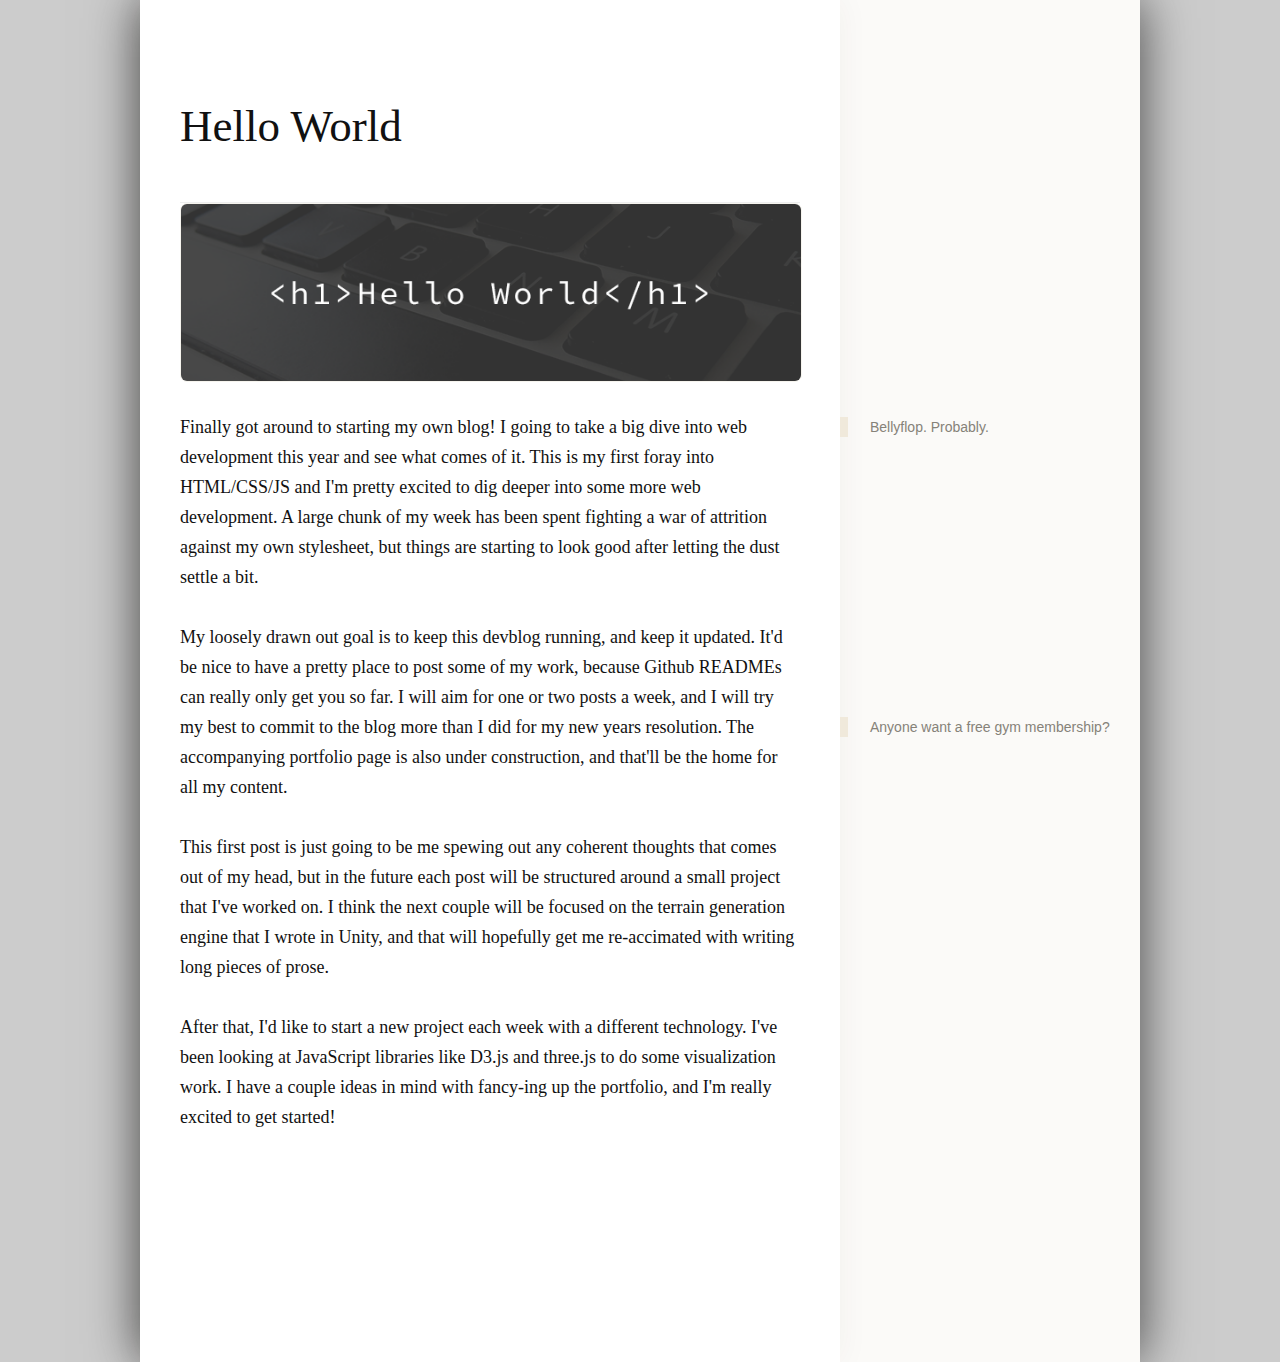
<file: blog/post0.html>
<!DOCTYPE HTML>
<html>
    <head>
        <meta http-equiv="Content-type" content="text/html;charset=UTF-8" />
        <title>Hello World</title>

        <link rel="stylesheet" type="text/css" href="poststyle.css" />
        <script src="jquery-1.10.1.min.js"></script>
        <script src="script.js"></script>
    </head>

    <body id="top">
        <div class="page sidebar">
            <div class="content">
                <h1>Hello World</h1>

                <img class="postImage" src="bannerHelloWorld.png" alt="Img"></img>
                
                <p>Finally got around to starting my own blog! I going to take a big <span name="dive"></span>dive into web development this year and see what comes of it. This is my first foray into HTML/CSS/JS and I'm pretty excited to dig deeper into some more web development. A large chunk of my week has been spent fighting a war of attrition against my own stylesheet, but things are starting to look good after letting the dust settle a bit.
                </p>

                <aside name="dive"><p>Bellyflop. Probably.</p></aside>

                <p>My loosely drawn out goal is to keep this devblog running, and keep it updated. It'd be nice to have a pretty place to post some of my work, because Github READMEs can really only get you so far. I will aim for one or two posts a week, and I will try my best to commit to the blog more than I did for my <span name="resolution"></span>new years resolution. The accompanying portfolio page is also under construction, and that'll be the home for all my content. 
                </p>

                <aside name="resolution"><p>Anyone want a free gym membership?</p></aside>

                <p>This first post is just going to be me spewing out any coherent thoughts that comes out of my head, but in the future each post will be structured around a small project that I've worked on. I think the next couple will be focused on the terrain generation engine that I wrote in Unity, and that will hopefully get me re-accimated with writing long pieces of prose. 
                </p>

                <p>After that, I'd like to start a new project each week with a different technology. I've been looking at JavaScript libraries like D3.js and three.js to do some visualization work. I have a couple ideas in mind with fancy-ing up the portfolio, and I'm really excited to get started!
            </div>
        </div>
    </body>
</html>
</file>
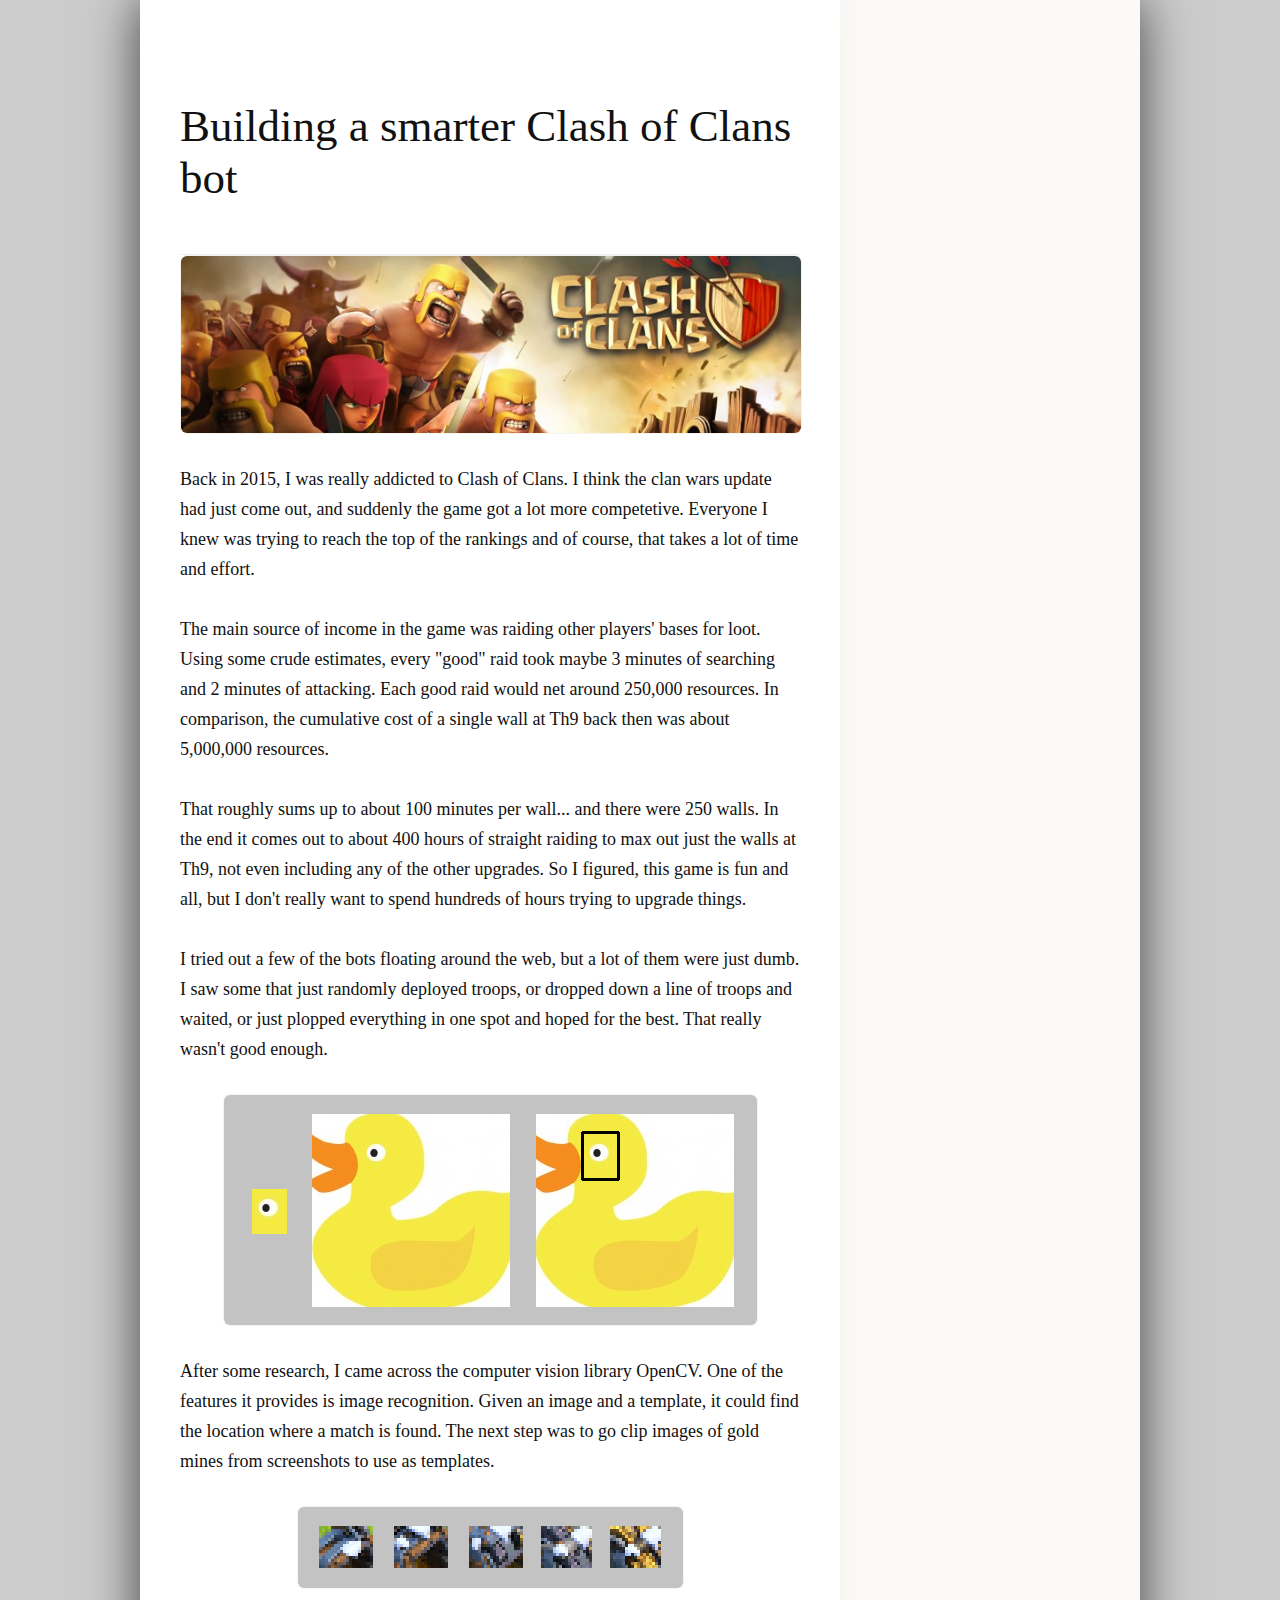
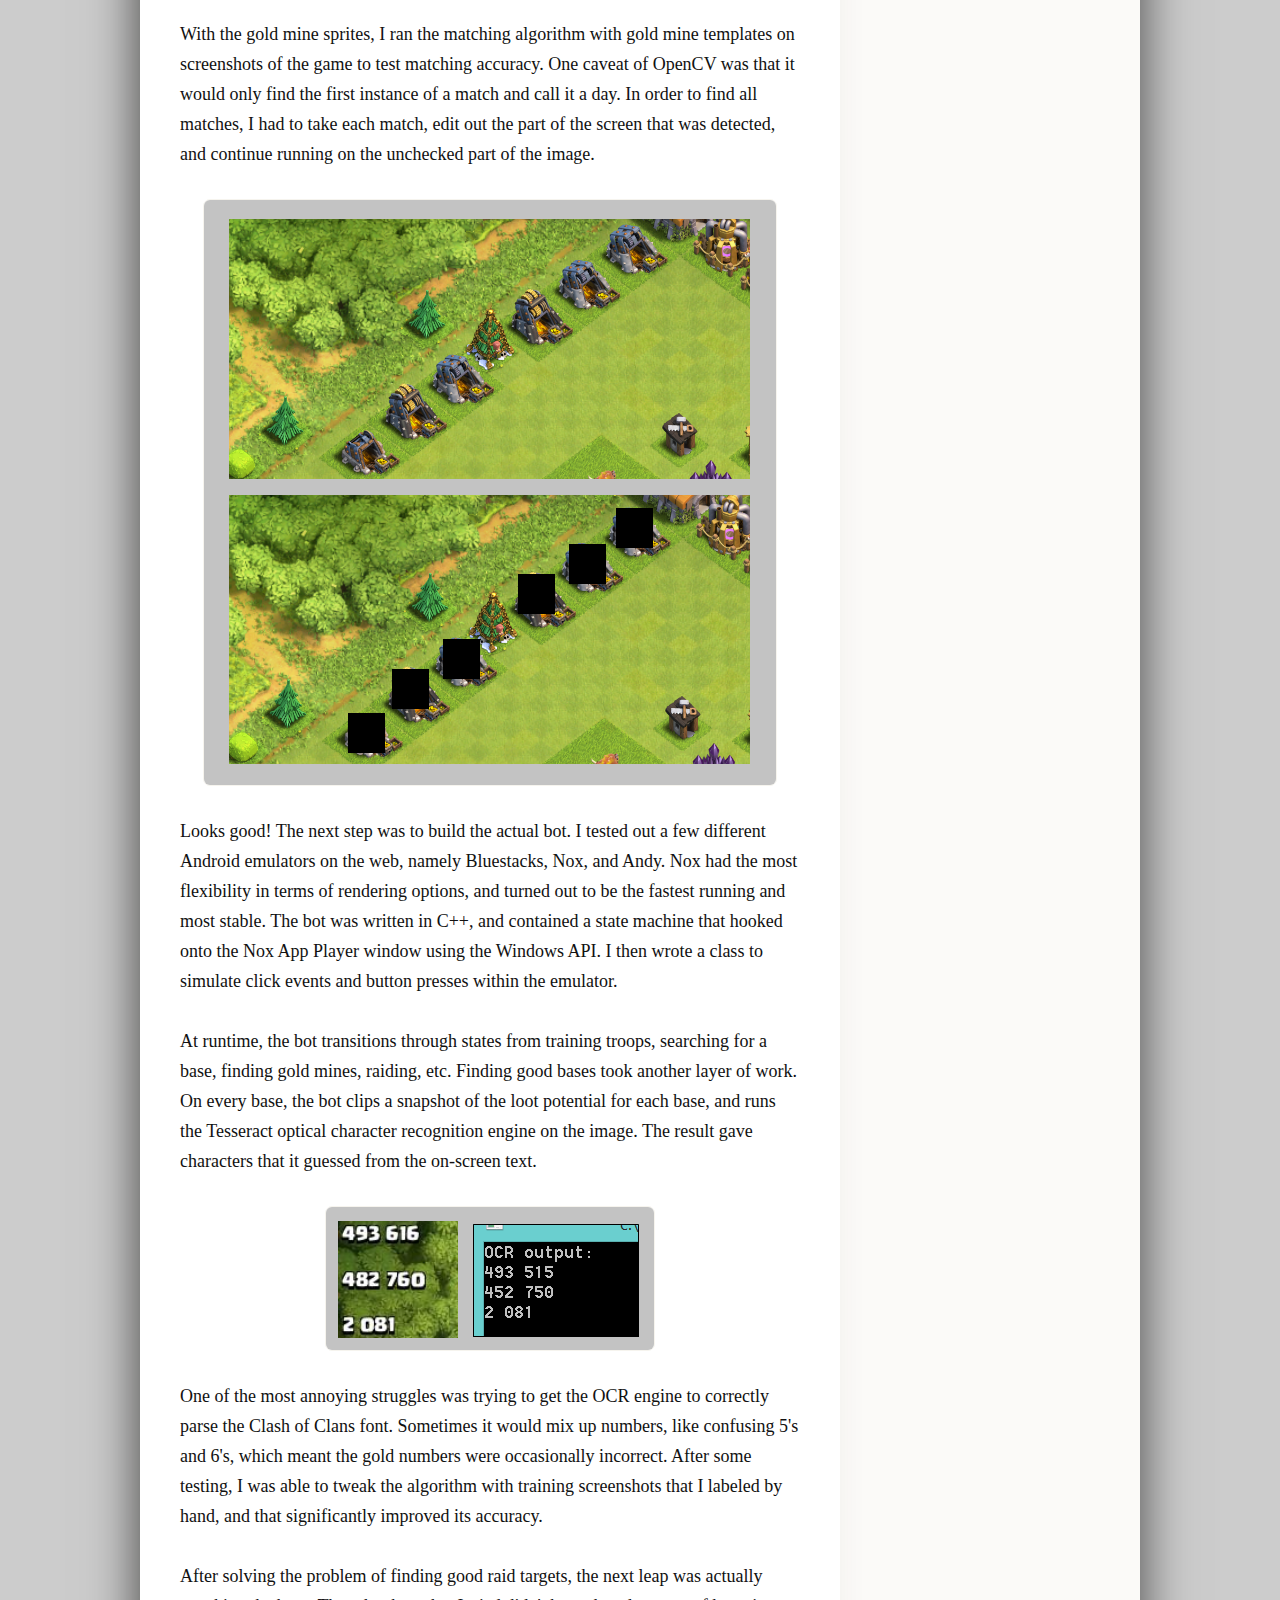
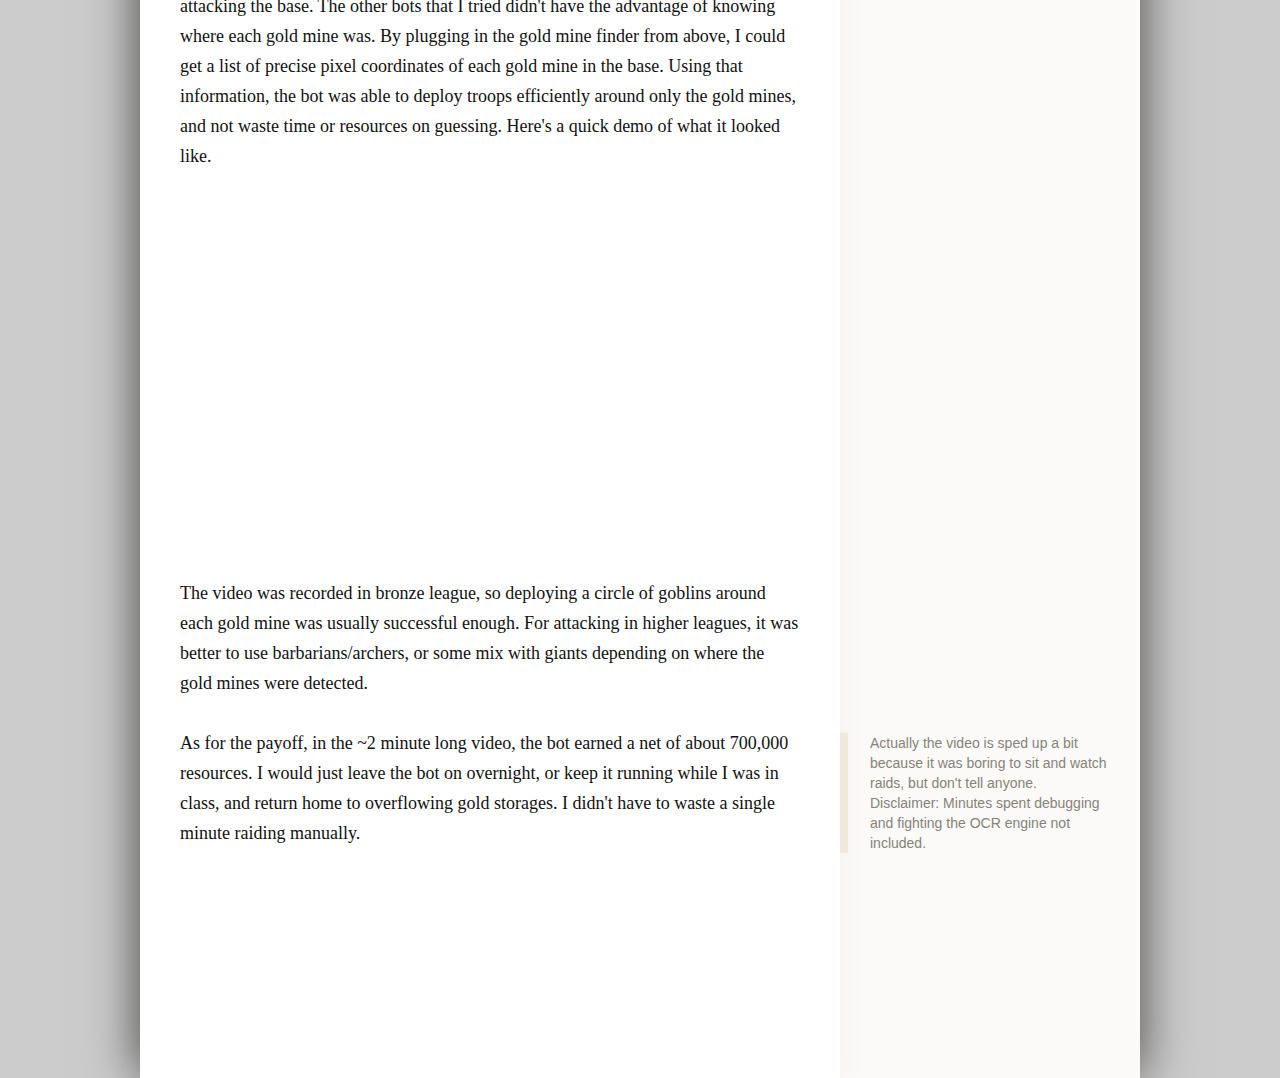
<file: blog/post1.html>
<!DOCTYPE HTML>
<html>
    <head>
        <meta http-equiv="Content-type" content="text/html;charset=UTF-8" />
        <title>Building a smarter Clash of Clans bot</title>

        <link rel="stylesheet" type="text/css" href="poststyle.css" />
        <script src="jquery-1.10.1.min.js"></script>
        <script src="script.js"></script>
    </head>

    <body id="top">
        <div class="page sidebar">
            <div class="content">
                <h1>Building a smarter Clash of Clans bot</h1>

                <!-- <span name="label"></span> -->
                <!-- <aside name="label"><p>Text.</p></aside> -->
                <img class="postImage" src="bannerClashHeader.png" alt="Img"></img>
                
                <p>Back in 2015, I was really addicted to Clash of Clans. I think the clan wars update had just come out, and suddenly the game got a lot more competetive. Everyone I knew was trying to reach the top of the rankings and of course, that takes a lot of time and effort.
                </p>

                <p>The main source of income in the game was raiding other players' bases for loot. Using some crude estimates, every "good" raid took maybe 3 minutes of searching and 2 minutes of attacking. Each good raid would net around 250,000 resources. In comparison, the cumulative cost of a single wall at Th9 back then was about 5,000,000 resources.
                </p>

                <p>That roughly sums up to about 100 minutes per wall... and there were 250 walls. In the end it comes out to about 400 hours of straight raiding to max out just the walls at Th9, not even including any of the other upgrades. So I figured, this game is fun and all, but I don't really want to spend hundreds of hours trying to upgrade things.
                </p>

                <p>I tried out a few of the bots floating around the web, but a lot of them were just dumb. I saw some that just randomly deployed troops, or dropped down a line of troops and waited, or just plopped everything in one spot and hoped for the best. That really wasn't good enough.
                </p>

                <img class="postImage" src="duckRecog.png" alt="Img"></img>

                <p>After some research, I came across the computer vision library OpenCV. One of the features it provides is image recognition. Given an image and a template, it could find the location where a match is found. The next step was to go clip images of gold mines from screenshots to use as templates.
                </p>

                <img class="postImage" src="goldMines.png" alt="Img"></img>

                <p>With the gold mine sprites, I ran the matching algorithm with gold mine templates on screenshots of the game to test matching accuracy. One caveat of OpenCV was that it would only find the first instance of a match and call it a day. In order to find all matches, I had to take each match, edit out the part of the screen that was detected, and continue running on the unchecked part of the image. 
                </p>

                <img class="postImage" src="goldMinesBlacked.png" alt="Img"></img>

                <p>Looks good! The next step was to build the actual bot. I tested out a few different Android emulators on the web, namely Bluestacks, Nox, and Andy. Nox had the most flexibility in terms of rendering options, and turned out to be the fastest running and most stable. The bot was written in C++, and contained a state machine that hooked onto the Nox App Player window using the Windows API. I then wrote a class to simulate click events and button presses within the emulator. 
                </p>

                <p>At runtime, the bot transitions through states from training troops, searching for a base, finding gold mines, raiding, etc. Finding good bases took another layer of work. On every base, the bot clips a snapshot of the loot potential for each base, and runs the Tesseract optical character recognition engine on the image. The result gave characters that it guessed from the on-screen text.
                </p>

                <img class="postImage" src="ocr.png" alt="Img"></img>

                <p>One of the most annoying struggles was trying to get the OCR engine to correctly parse the Clash of Clans font. Sometimes it would mix up numbers, like confusing 5's and 6's, which meant the gold numbers were occasionally incorrect. After some testing, I was able to tweak the algorithm with training screenshots that I labeled by hand, and that significantly improved its accuracy.
                </p>

                <p>After solving the problem of finding good raid targets, the next leap was actually attacking the base. The other bots that I tried didn't have the advantage of knowing where each gold mine was. By plugging in the gold mine finder from above, I could get a list of precise pixel coordinates of each gold mine in the base. Using that information, the bot was able to deploy troops efficiently around only the gold mines, and not waste time or resources on guessing. Here's a quick demo of what it looked like.
                </p>

                <iframe width="600" height="338" src="https://www.youtube.com/embed/f9siu5KX0tc" frameborder="0" allowfullscreen></iframe>

                <p>The video was recorded in bronze league, so deploying a circle of goblins around each gold mine was usually successful enough. For attacking in higher leagues, it was better to use barbarians/archers, or some mix with giants depending on where the gold mines were detected.
                </p>

                <p>As for the payoff, in the ~2<span name="minute"></span> minute long video, the bot earned a net of about 700,000 resources. I would just leave the bot on overnight, or keep it running while I was in class, and return home to overflowing gold storages. I didn't have to waste a single<span name="waste"></span> minute raiding manually.
                </p>

                <aside name="minute"><p>Actually the video is sped up a bit because it was boring to sit and watch raids, but don't tell anyone.</p></aside>
                <aside name="waste"><p>Disclaimer: Minutes spent debugging and fighting the OCR engine not included. </p></aside>

            </div>
        </div>
    </body>
</html>
</file>
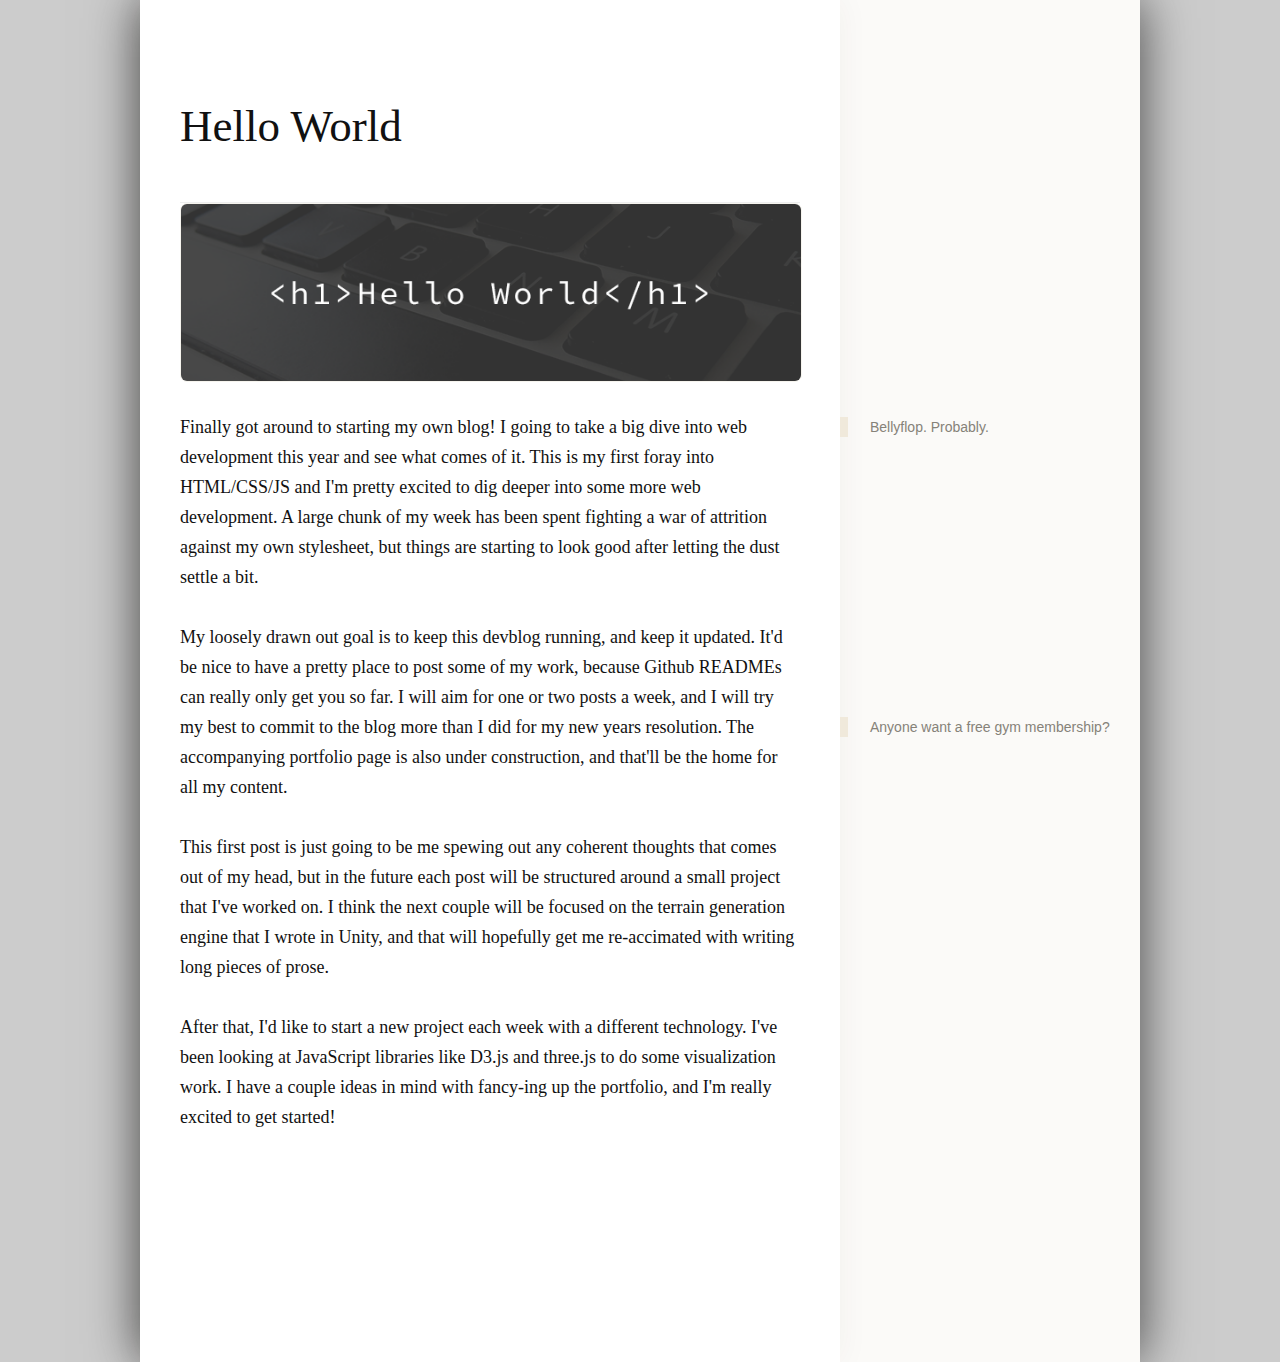
<file: blog/post0/post0.html>
<!DOCTYPE HTML>
<html>
    <head>
        <meta http-equiv="Content-type" content="text/html;charset=UTF-8" />
        <title>Hello World</title>

        <link rel="stylesheet" type="text/css" href="../poststyle.css" />
        <script src="../jquery-1.10.1.min.js"></script>
        <script src="../asideScript.js"></script>
    </head>

    <body id="top">
        <div class="page sidebar">
            <div class="content">
                <h1>Hello World</h1>

                <img class="postImage" src="bannerHelloWorld.png" alt="Img"></img>
                
                <p>Finally got around to starting my own blog! I going to take a big <span name="dive"></span>dive into web development this year and see what comes of it. This is my first foray into HTML/CSS/JS and I'm pretty excited to dig deeper into some more web development. A large chunk of my week has been spent fighting a war of attrition against my own stylesheet, but things are starting to look good after letting the dust settle a bit.
                </p>

                <aside name="dive"><p>Bellyflop. Probably.</p></aside>

                <p>My loosely drawn out goal is to keep this devblog running, and keep it updated. It'd be nice to have a pretty place to post some of my work, because Github READMEs can really only get you so far. I will aim for one or two posts a week, and I will try my best to commit to the blog more than I did for my <span name="resolution"></span>new years resolution. The accompanying portfolio page is also under construction, and that'll be the home for all my content. 
                </p>

                <aside name="resolution"><p>Anyone want a free gym membership?</p></aside>

                <p>This first post is just going to be me spewing out any coherent thoughts that comes out of my head, but in the future each post will be structured around a small project that I've worked on. I think the next couple will be focused on the terrain generation engine that I wrote in Unity, and that will hopefully get me re-accimated with writing long pieces of prose. 
                </p>

                <p>After that, I'd like to start a new project each week with a different technology. I've been looking at JavaScript libraries like D3.js and three.js to do some visualization work. I have a couple ideas in mind with fancy-ing up the portfolio, and I'm really excited to get started!
            </div>
        </div>
    </body>
</html>
</file>
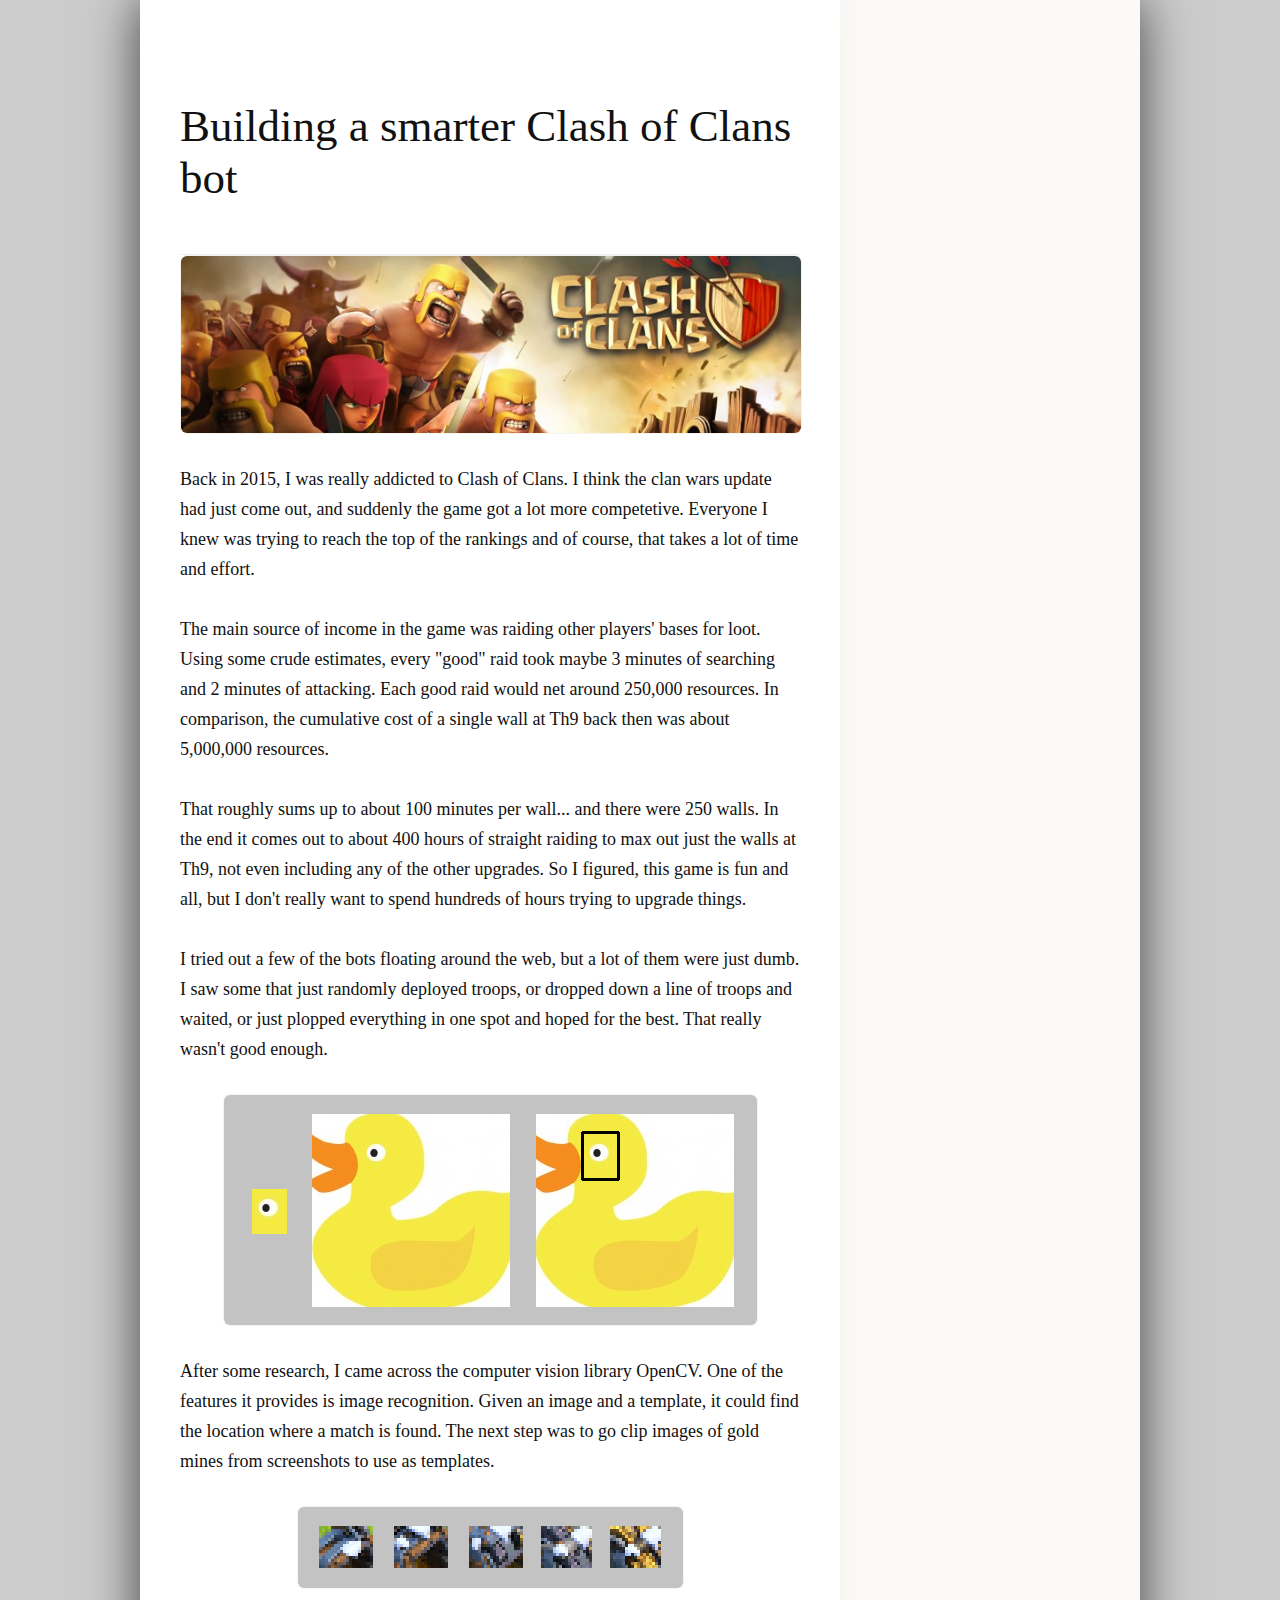
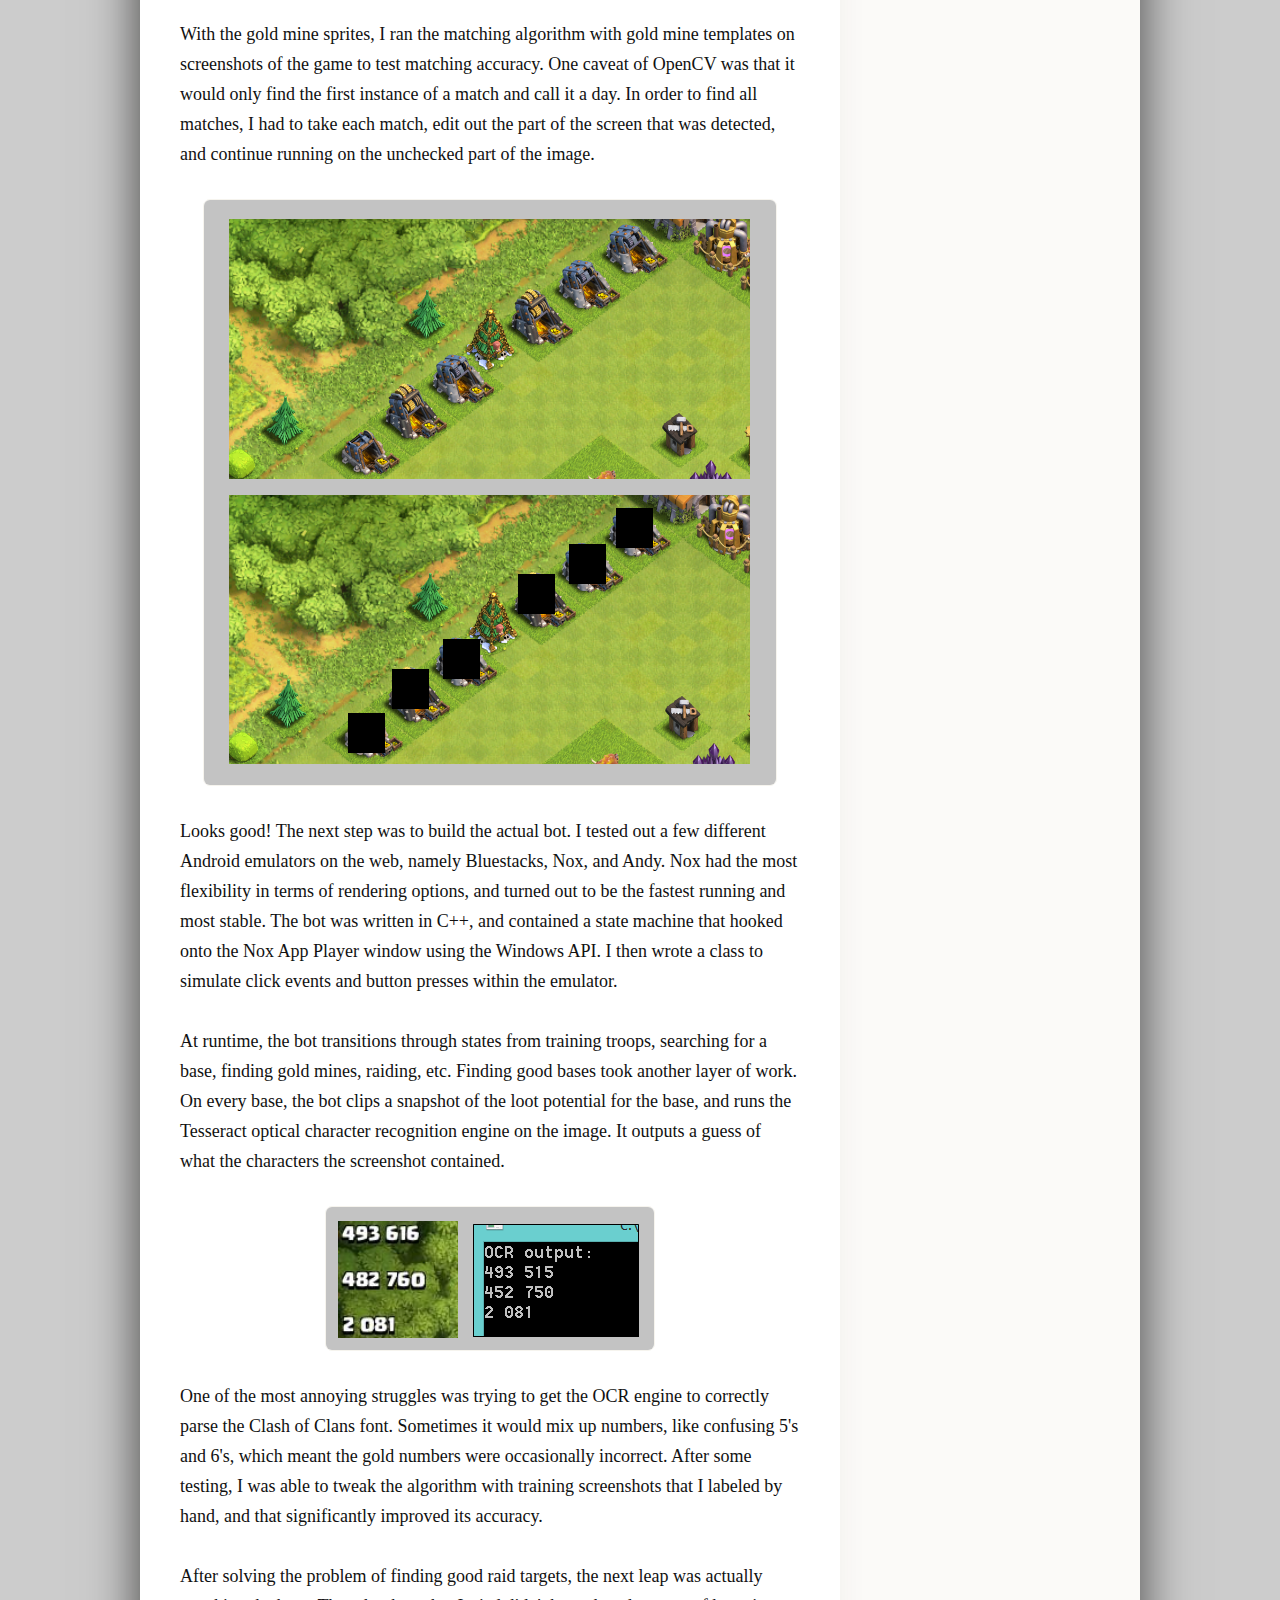
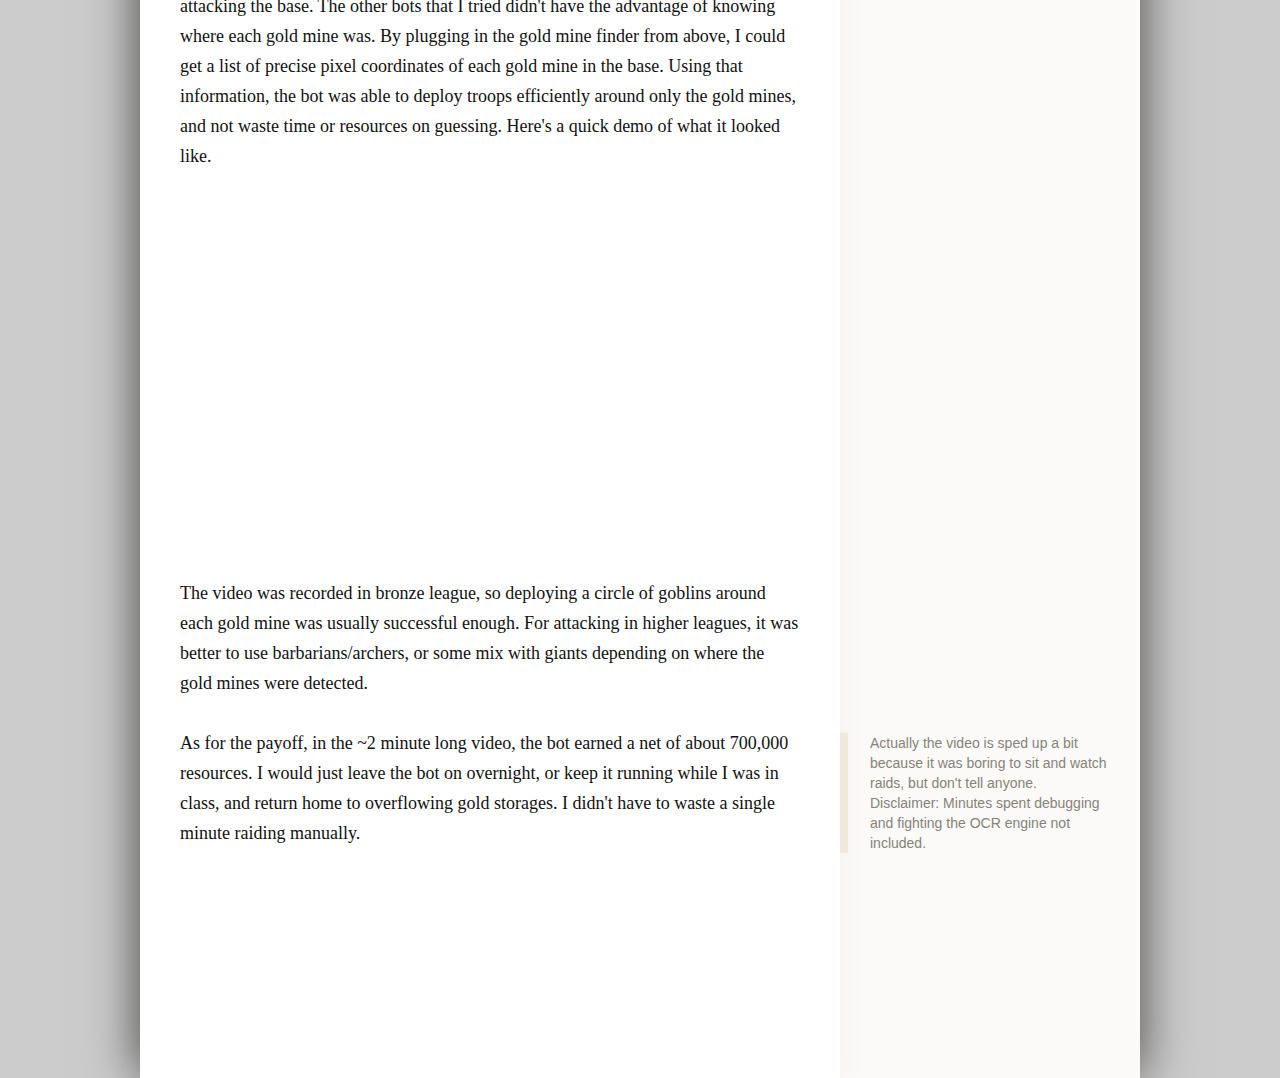
<file: blog/post1/post1.html>
<!DOCTYPE HTML>
<html>
    <head>
        <meta http-equiv="Content-type" content="text/html;charset=UTF-8" />
        <title>Building a smarter Clash of Clans bot</title>

        <link rel="stylesheet" type="text/css" href="../poststyle.css" />
        <script src="../jquery-1.10.1.min.js"></script>
        <script src="../asideScript.js"></script>
    </head>

    <body id="top">
        <div class="page sidebar">
            <div class="content">
                <h1>Building a smarter Clash of Clans bot</h1>

                <!-- <span name="label"></span> -->
                <!-- <aside name="label"><p>Text.</p></aside> -->
                <img class="postImage" src="bannerClashHeader.png" alt="Img"></img>
                
                <p>Back in 2015, I was really addicted to Clash of Clans. I think the clan wars update had just come out, and suddenly the game got a lot more competetive. Everyone I knew was trying to reach the top of the rankings and of course, that takes a lot of time and effort.
                </p>

                <p>The main source of income in the game was raiding other players' bases for loot. Using some crude estimates, every "good" raid took maybe 3 minutes of searching and 2 minutes of attacking. Each good raid would net around 250,000 resources. In comparison, the cumulative cost of a single wall at Th9 back then was about 5,000,000 resources.
                </p>

                <p>That roughly sums up to about 100 minutes per wall... and there were 250 walls. In the end it comes out to about 400 hours of straight raiding to max out just the walls at Th9, not even including any of the other upgrades. So I figured, this game is fun and all, but I don't really want to spend hundreds of hours trying to upgrade things.
                </p>

                <p>I tried out a few of the bots floating around the web, but a lot of them were just dumb. I saw some that just randomly deployed troops, or dropped down a line of troops and waited, or just plopped everything in one spot and hoped for the best. That really wasn't good enough.
                </p>

                <img class="postImage" src="duckRecog.png" alt="Img"></img>

                <p>After some research, I came across the computer vision library OpenCV. One of the features it provides is image recognition. Given an image and a template, it could find the location where a match is found. The next step was to go clip images of gold mines from screenshots to use as templates.
                </p>

                <img class="postImage" src="goldMines.png" alt="Img"></img>

                <p>With the gold mine sprites, I ran the matching algorithm with gold mine templates on screenshots of the game to test matching accuracy. One caveat of OpenCV was that it would only find the first instance of a match and call it a day. In order to find all matches, I had to take each match, edit out the part of the screen that was detected, and continue running on the unchecked part of the image. 
                </p>

                <img class="postImage" src="goldMinesBlacked.png" alt="Img"></img>

                <p>Looks good! The next step was to build the actual bot. I tested out a few different Android emulators on the web, namely Bluestacks, Nox, and Andy. Nox had the most flexibility in terms of rendering options, and turned out to be the fastest running and most stable. The bot was written in C++, and contained a state machine that hooked onto the Nox App Player window using the Windows API. I then wrote a class to simulate click events and button presses within the emulator. 
                </p>

                <p>At runtime, the bot transitions through states from training troops, searching for a base, finding gold mines, raiding, etc. Finding good bases took another layer of work. On every base, the bot clips a snapshot of the loot potential for the base, and runs the Tesseract optical character recognition engine on the image. It outputs a guess of what the characters the screenshot contained.
                </p>

                <img class="postImage" src="ocr.png" alt="Img"></img>

                <p>One of the most annoying struggles was trying to get the OCR engine to correctly parse the Clash of Clans font. Sometimes it would mix up numbers, like confusing 5's and 6's, which meant the gold numbers were occasionally incorrect. After some testing, I was able to tweak the algorithm with training screenshots that I labeled by hand, and that significantly improved its accuracy.
                </p>

                <p>After solving the problem of finding good raid targets, the next leap was actually attacking the base. The other bots that I tried didn't have the advantage of knowing where each gold mine was. By plugging in the gold mine finder from above, I could get a list of precise pixel coordinates of each gold mine in the base. Using that information, the bot was able to deploy troops efficiently around only the gold mines, and not waste time or resources on guessing. Here's a quick demo of what it looked like.
                </p>

                <iframe width="600" height="338" src="https://www.youtube.com/embed/f9siu5KX0tc" frameborder="0" allowfullscreen></iframe>

                <p>The video was recorded in bronze league, so deploying a circle of goblins around each gold mine was usually successful enough. For attacking in higher leagues, it was better to use barbarians/archers, or some mix with giants depending on where the gold mines were detected.
                </p>

                <p>As for the payoff, in the ~2<span name="minute"></span> minute long video, the bot earned a net of about 700,000 resources. I would just leave the bot on overnight, or keep it running while I was in class, and return home to overflowing gold storages. I didn't have to waste a single<span name="waste"></span> minute raiding manually.
                </p>

                <aside name="minute"><p>Actually the video is sped up a bit because it was boring to sit and watch raids, but don't tell anyone.</p></aside>
                <aside name="waste"><p>Disclaimer: Minutes spent debugging and fighting the OCR engine not included. </p></aside>

            </div>
        </div>
    </body>
</html>
</file>
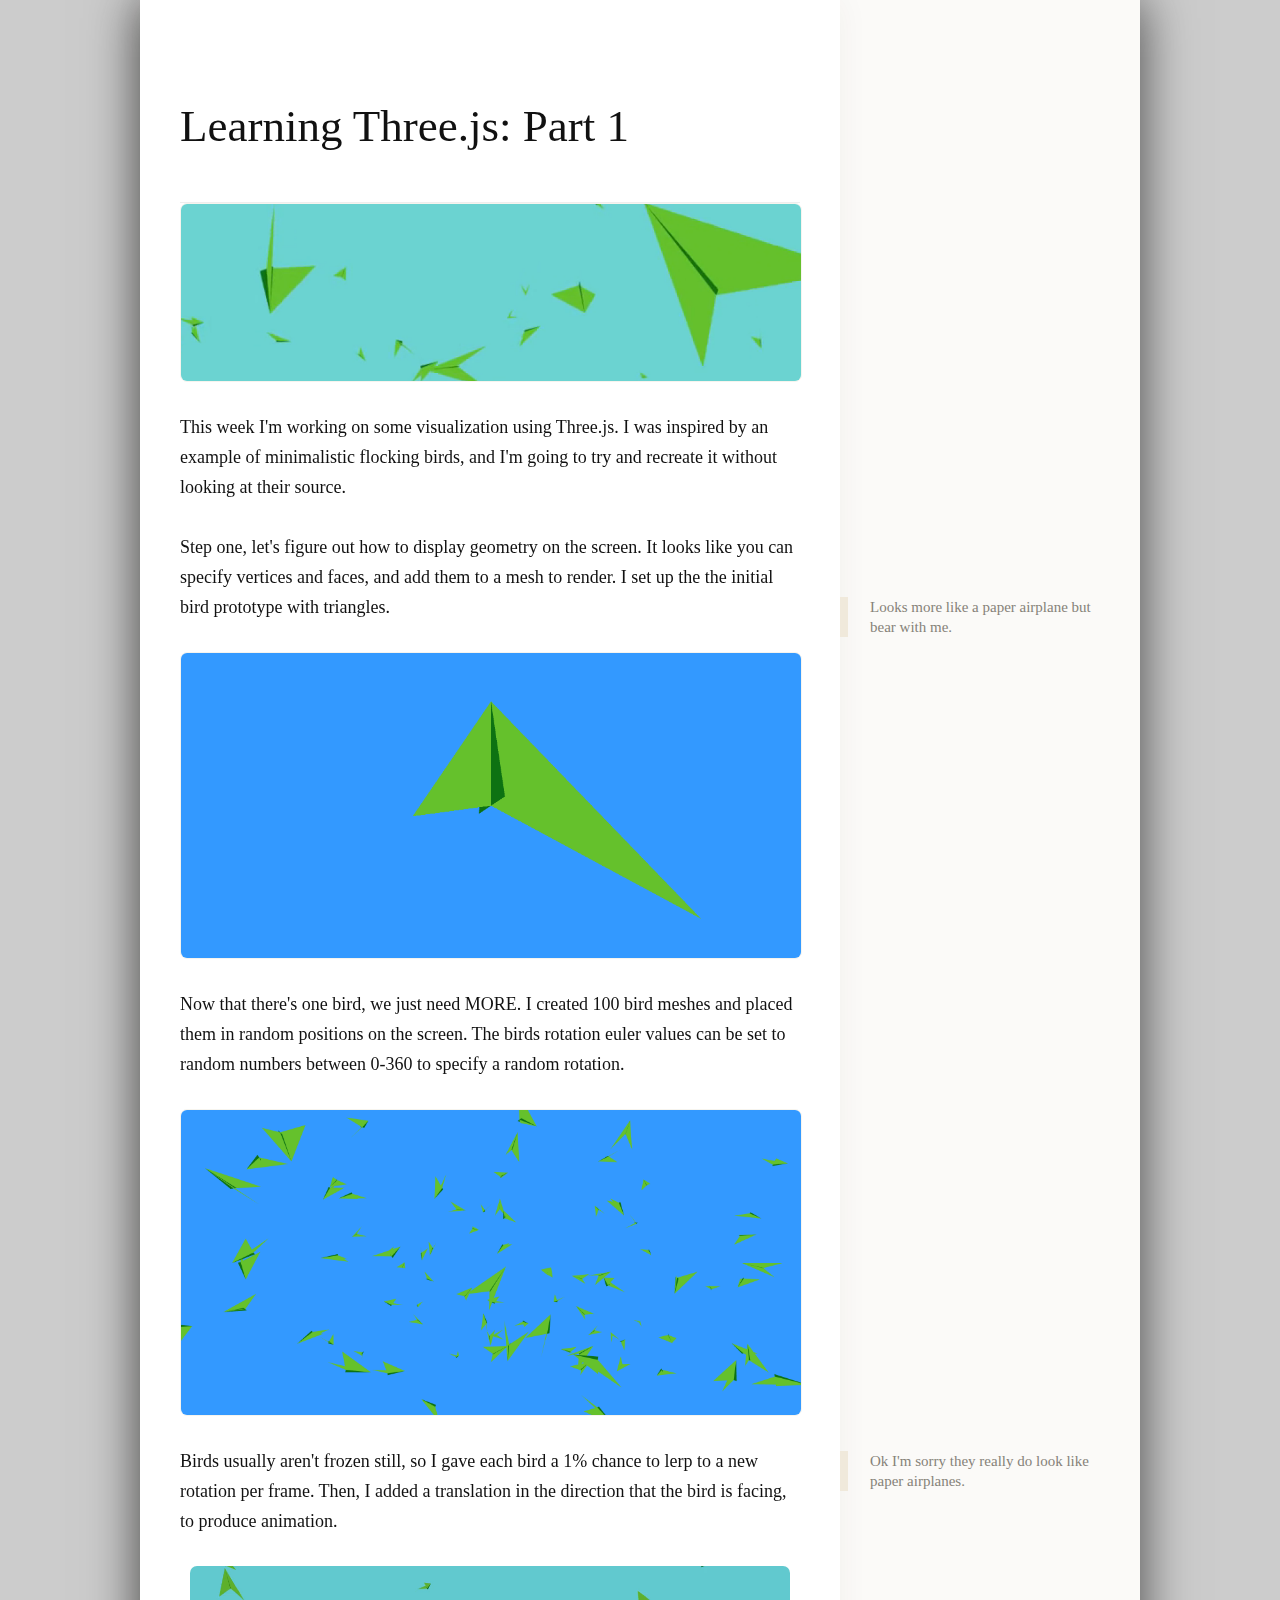
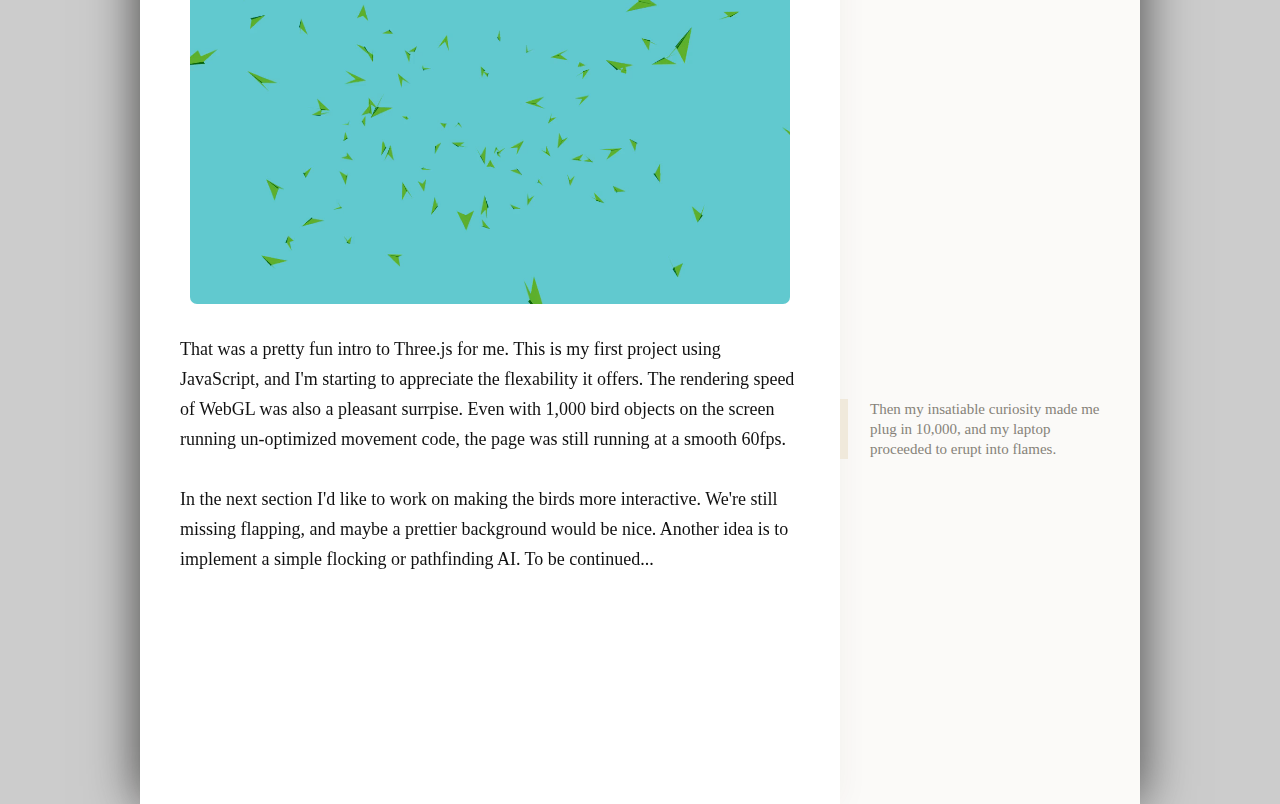
<file: blog/post2/post2.html>
<!DOCTYPE HTML>
<html>
    <head>
        <meta http-equiv="Content-type" content="text/html;charset=UTF-8" />
        <title>Learning Three.js</title>

        <link rel="stylesheet" type="text/css" href="../poststyle.css" />
        <script src="../jquery-1.10.1.min.js"></script>
        <script src="../asideScript.js"></script>
    </head>

    <body id="top">
        <div class="page sidebar">
            <div class="content">
                <h1>Learning Three.js: Part 1</h1>

                <!-- <span name="label"></span> -->
                <!-- <aside name="label"><p>Text.</p></aside> -->
                <img class="postImage" src="birdBanner.png" alt="Img"></img>
                    
                <p>This week I'm working on some visualization using Three.js. I was inspired by an example of minimalistic flocking birds, and I'm going to try and recreate it without looking at their source.
                </p>

                <p>Step one, let's figure out how to display geometry on the screen. It looks like you can specify vertices and faces, and add them to a mesh to render. I set up the the initial bird<span name="airplane"></span> prototype with triangles.</p>

                <aside name="airplane">Looks more like a paper airplane but bear with me.</aside>
                <img class="postImage" src="bird.png" alt="Img"></img>

                <p>Now that there's one bird, we just need MORE. I created 100 bird meshes and placed them in random positions on the screen. The birds rotation euler values can be set to random numbers between 0-360 to specify a random rotation.
                </p>

                <img class="postImage" src="manybirds.png" alt="Img"></img>

                <p>Birds<span name="airplane2"></span> usually aren't frozen still, so I gave each bird a 1% chance to lerp to a new rotation per frame. Then, I added a translation in the direction that the bird is facing, to produce animation.
                </p>

                <aside name="airplane2">Ok I'm sorry they really do look like paper airplanes.</aside>

                <video autoplay loop>
                    <source src="swarm.webm" type="video/webm">
                </video>

                <p>That was a pretty fun intro to Three.js for me. This is my first project using JavaScript, and I'm starting to appreciate the flexability it offers. The rendering speed of WebGL was also a pleasant surrpise. Even with 1,000<span name="crash"></span> bird objects on the screen running un-optimized movement code, the page was still running at a smooth 60fps.
                </p>

                <aside name="crash">Then my insatiable curiosity made me plug in 10,000, and my laptop proceeded to erupt into flames.</aside>

                <p>In the next section I'd like to work on making the birds more interactive. We're still missing flapping, and maybe a prettier background would be nice. Another idea is to implement a simple flocking or pathfinding AI. To be continued...

            </div>
        </div>
    </body>
</html>
</file>
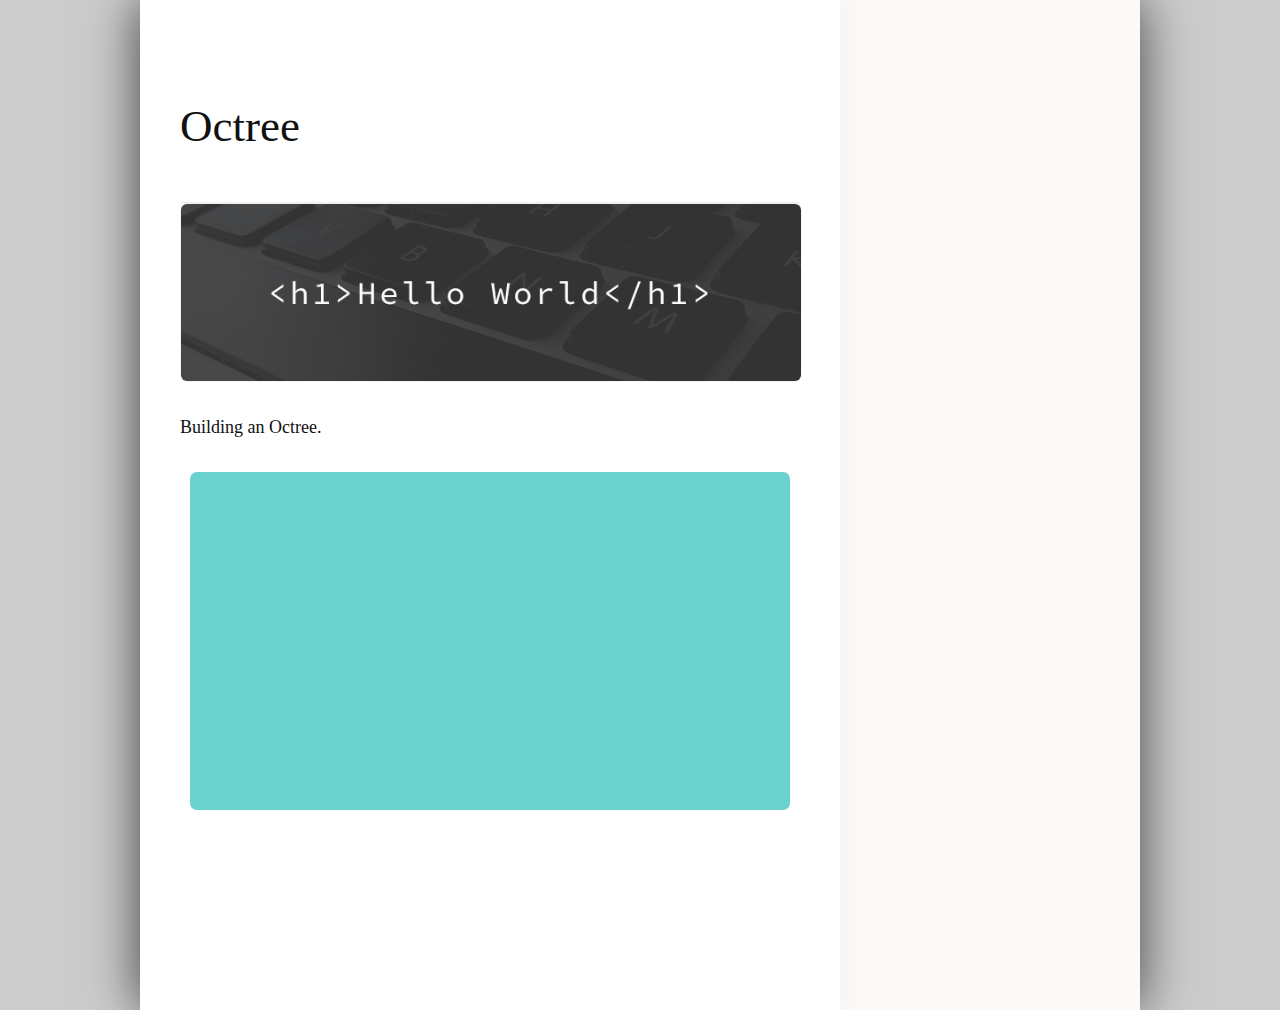
<file: blog/post3/post3.html>
<!DOCTYPE HTML>
<html>
    <head>
        <meta http-equiv="Content-type" content="text/html;charset=UTF-8" />
        <title>Building an Octree</title>

        <link rel="stylesheet" type="text/css" href="../poststyle.css" />
        <script src="../jquery-1.10.1.min.js"></script>
        <script src="../asideScript.js"></script>
    </head>

    <body id="top">
        <div class="page sidebar">
            <div class="content">
                <h1>Octree</h1>

                <!-- <span name="label"></span> -->
                <!-- <aside name="label"><p>Text.</p></aside> -->
                <img class="postImage" src="../defaultBanner.png" alt="Img"></img>
                    
                <p>Building an Octree.
                </p>

                <video autoplay loop>
                    <source src="octline.mp4" type="video/mp4">
                </video>
            </div>
        </div>
    </body>
</html>
</file>
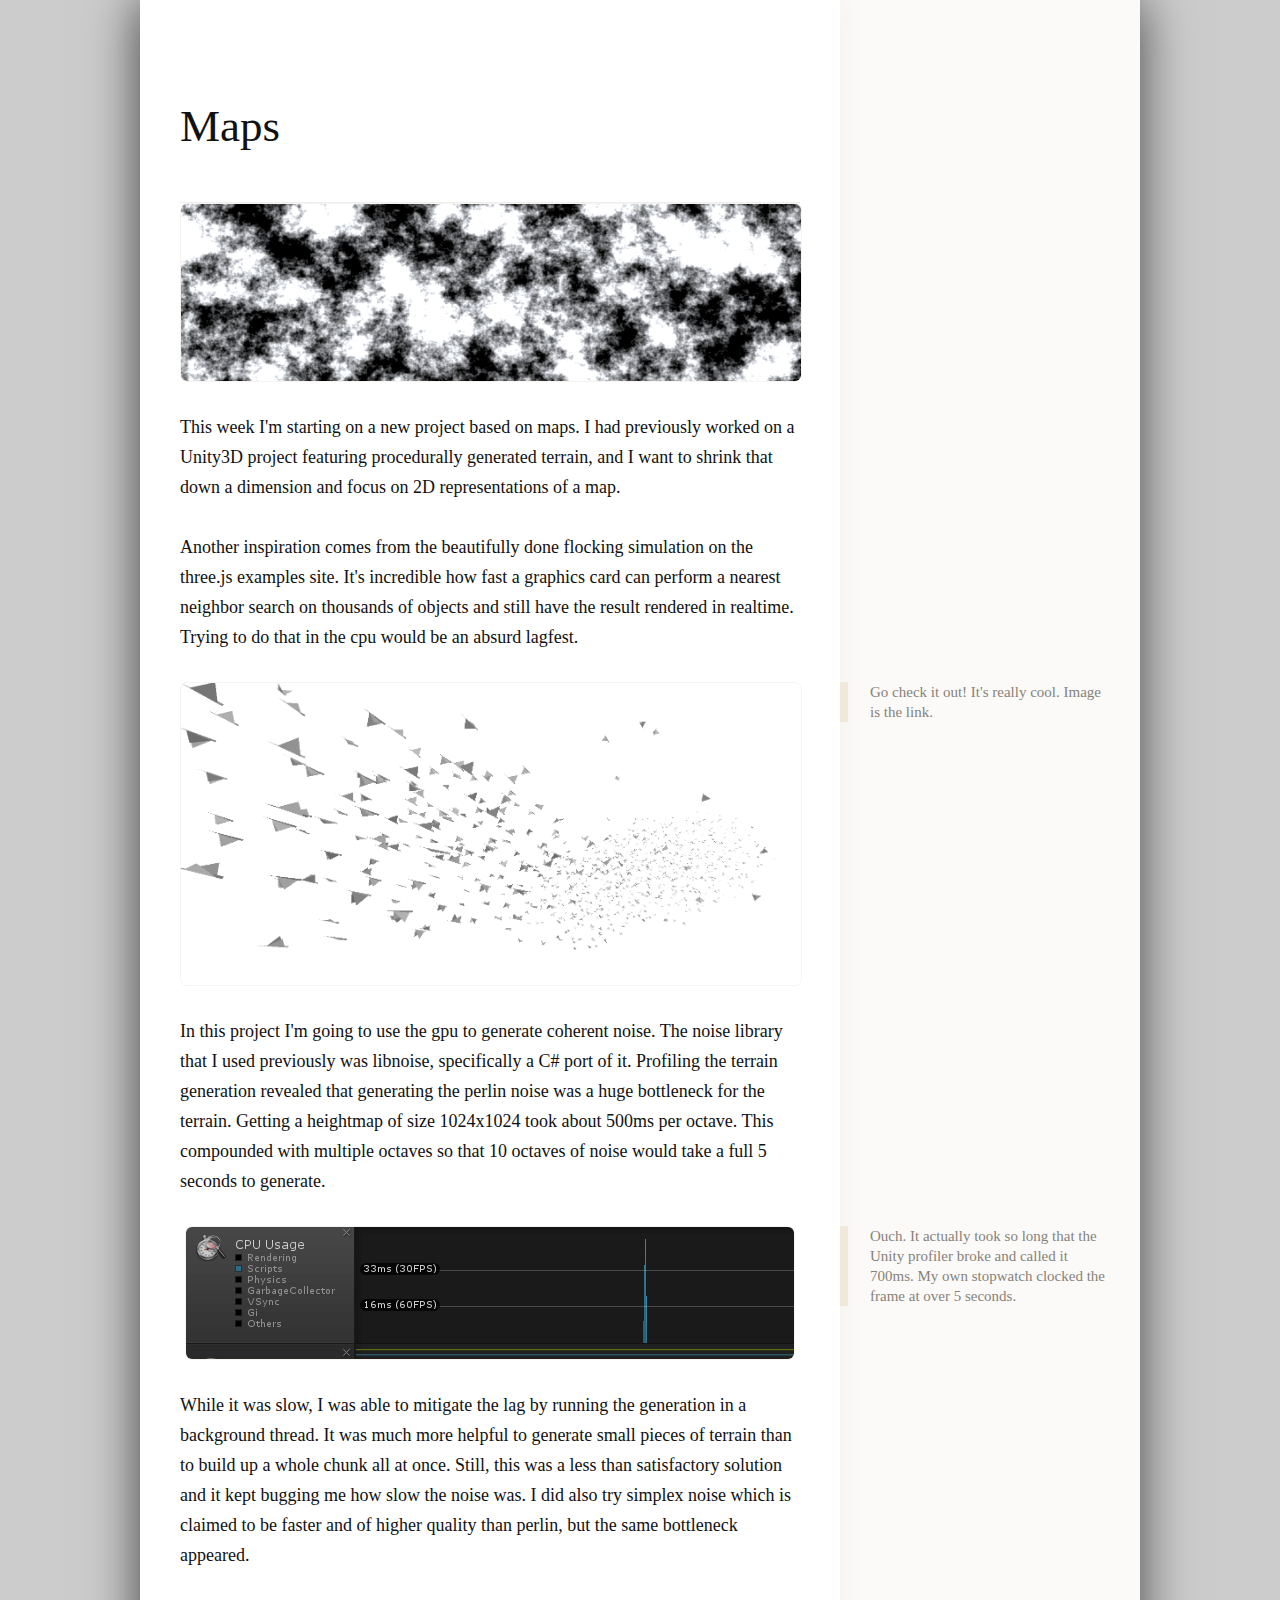
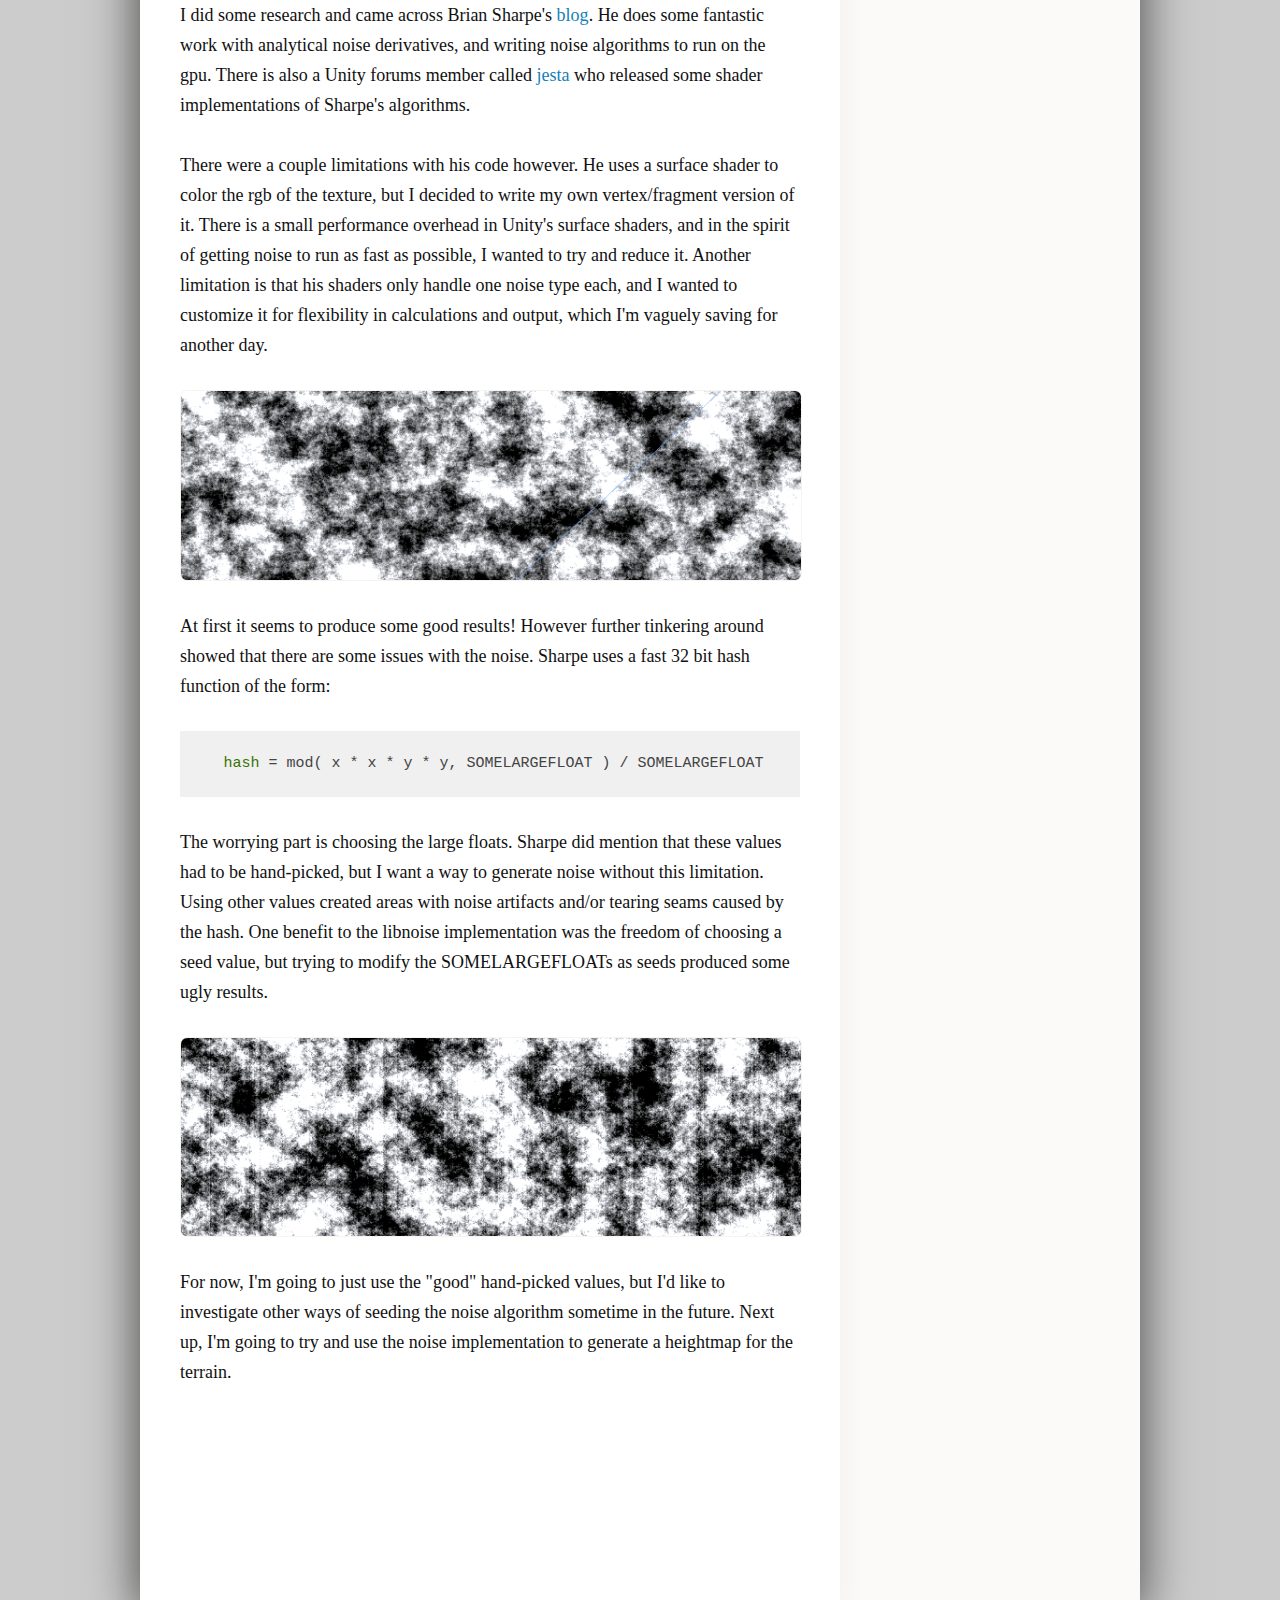
<file: blog/post4/post4.html>
<!DOCTYPE HTML>
<html>
    <head>
        <meta http-equiv="Content-type" content="text/html;charset=UTF-8" />
        <title>Maps</title>


        <link rel="stylesheet" type="text/css" href="../poststyle.css" />
        <script src="../jquery-1.10.1.min.js"></script>
        <script src="../asideScript.js"></script>

        <link rel="stylesheet" href="../highlight.css">
        <script src="../highlight.js"></script>
        <script>hljs.initHighlightingOnLoad();</script>
    </head>

    <body id="top">
        <div class="page sidebar">
            <div class="content">
                <h1>Maps</h1>

                <!-- <span name="label"></span> -->
                <!-- <aside name="label"><p>Text.</p></aside> -->
                <img class="postImage" src="noisebanner.png" alt="Img"></img>
                


                <p>This week I'm starting on a new project based on maps. I had previously worked on a Unity3D project featuring procedurally generated terrain, and I want to shrink that down a dimension and focus on 2D representations of a map. </p>

                <p>Another inspiration comes from the beautifully done flocking simulation on the three.js examples site. It's incredible how fast a graphics card can perform a nearest neighbor search on thousands of objects and still have the result rendered in realtime. Trying to do that in the cpu would be an absurd lagfest.</p>

                <span name="flock"></span>
                <a href="https://threejs.org/examples/webgl_gpgpu_birds.html"><img class="postImage" src="flock.png" alt="Img"></img></a>
                <aside name="flock">Go check it out! It's really cool. Image is the link.</aside>

                <p>In this project I'm going to use the gpu to generate coherent noise. The noise library that I used previously was libnoise, specifically a C# port of it. Profiling the terrain generation revealed that generating the perlin noise was a huge bottleneck for the terrain. Getting a heightmap of size 1024x1024 took about 500ms per octave. This compounded with multiple octaves so that 10 octaves of noise would take a full 5 seconds to generate.</p>

                <span name="profile"></span>
                <img class="postImage" src="profile.png" alt="Img"></img>

                <aside name="profile">Ouch. It actually took so long that the Unity profiler broke and called it 700ms. My own stopwatch clocked the frame at over 5 seconds.</aside>

                <p>While it was slow, I was able to mitigate the lag by running the generation in a background thread. It was much more helpful to generate small pieces of terrain than to build up a whole chunk all at once. Still, this was a less than satisfactory solution and it kept bugging me how slow the noise was. I did also try simplex noise which is claimed to be faster and of higher quality than perlin, but the same bottleneck appeared. </p>

                <p>I did some research and came across Brian Sharpe's <a href="https://briansharpe.wordpress.com/page/2/">blog</a>. He does some fantastic work with analytical noise derivatives, and writing noise algorithms to run on the gpu. There is also a Unity forums member called <a href="https://forum.unity3d.com/threads/turbulence-library-massive-collection-of-complex-and-fast-noise-on-the-gpu.143649/">jesta</a> who released some shader implementations of Sharpe's algorithms.

                <p>There were a couple limitations with his code however. He uses a surface shader to color the rgb of the texture, but I decided to write my own vertex/fragment version of it. There is a small performance overhead in Unity's surface shaders, and in the spirit of getting noise to run as fast as possible, I wanted to try and reduce it. Another limitation is that his shaders only handle one noise type each, and I wanted to customize it for flexibility in calculations and output, which I'm vaguely saving for another day.
                </p>

                <img class="postImage" src="goodnoise.png" alt="Img"></img>

                <p>At first it seems to produce some good results! However further tinkering around showed that there are some issues with the noise. Sharpe uses a fast 32 bit hash function of the form:</p>

                <pre><code>
    hash = mod( x * x * y * y, SOMELARGEFLOAT ) / SOMELARGEFLOAT
                </code></pre>

                <p>The worrying part is choosing the large floats. Sharpe did mention that these values had to be hand-picked, but I want a way to generate noise without this limitation. Using other values created areas with noise artifacts and/or tearing seams caused by the hash. One benefit to the libnoise implementation was the freedom of choosing a seed value, but trying to modify the SOMELARGEFLOATs as seeds produced some ugly results.</p>


                <img class="postImage" src="badnoise.png" alt="Img"></img>

                <p>For now, I'm going to just use the "good" hand-picked values, but I'd like to investigate other ways of seeding the noise algorithm sometime in the future. Next up, I'm going to try and use the noise implementation to generate a heightmap for the terrain.
                </p>
            </div>
        </div>
    </body>
</html>
</file>
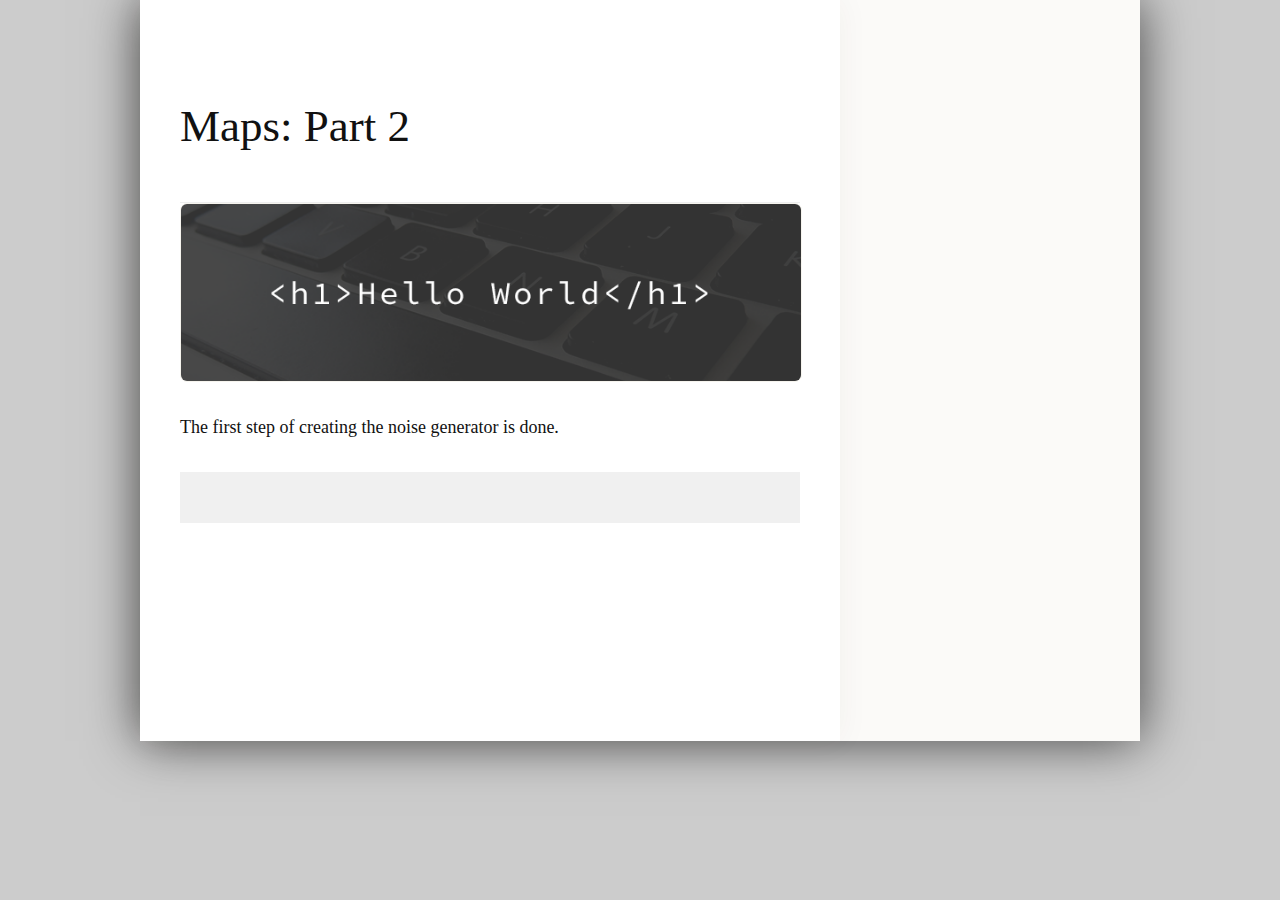
<file: blog/post5/post5.html>
<!DOCTYPE HTML>
<html>
    <head>
        <meta http-equiv="Content-type" content="text/html;charset=UTF-8" />
        <title>Maps: Part 2</title>


        <link rel="stylesheet" type="text/css" href="../poststyle.css" />
        <script src="../jquery-1.10.1.min.js"></script>
        <script src="../asideScript.js"></script>

        <link rel="stylesheet" href="../highlight.css">
        <script src="../highlight.js"></script>
        <script>hljs.initHighlightingOnLoad();</script>
    </head>

    <body id="top">
        <div class="page sidebar">
            <div class="content">
                <h1>Maps: Part 2</h1>

                <!-- <span name="label"></span> -->
                <!-- <aside name="label"><p>Text.</p></aside> -->
                <img class="postImage" src="../defaultBanner.png" alt="Img"></img>
                
                <p>The first step of creating the noise generator is done. 
                </p>
                
                <pre><code class="javascript">
                </code></pre>

            </div>
        </div>
    </body>
</html>
</file>
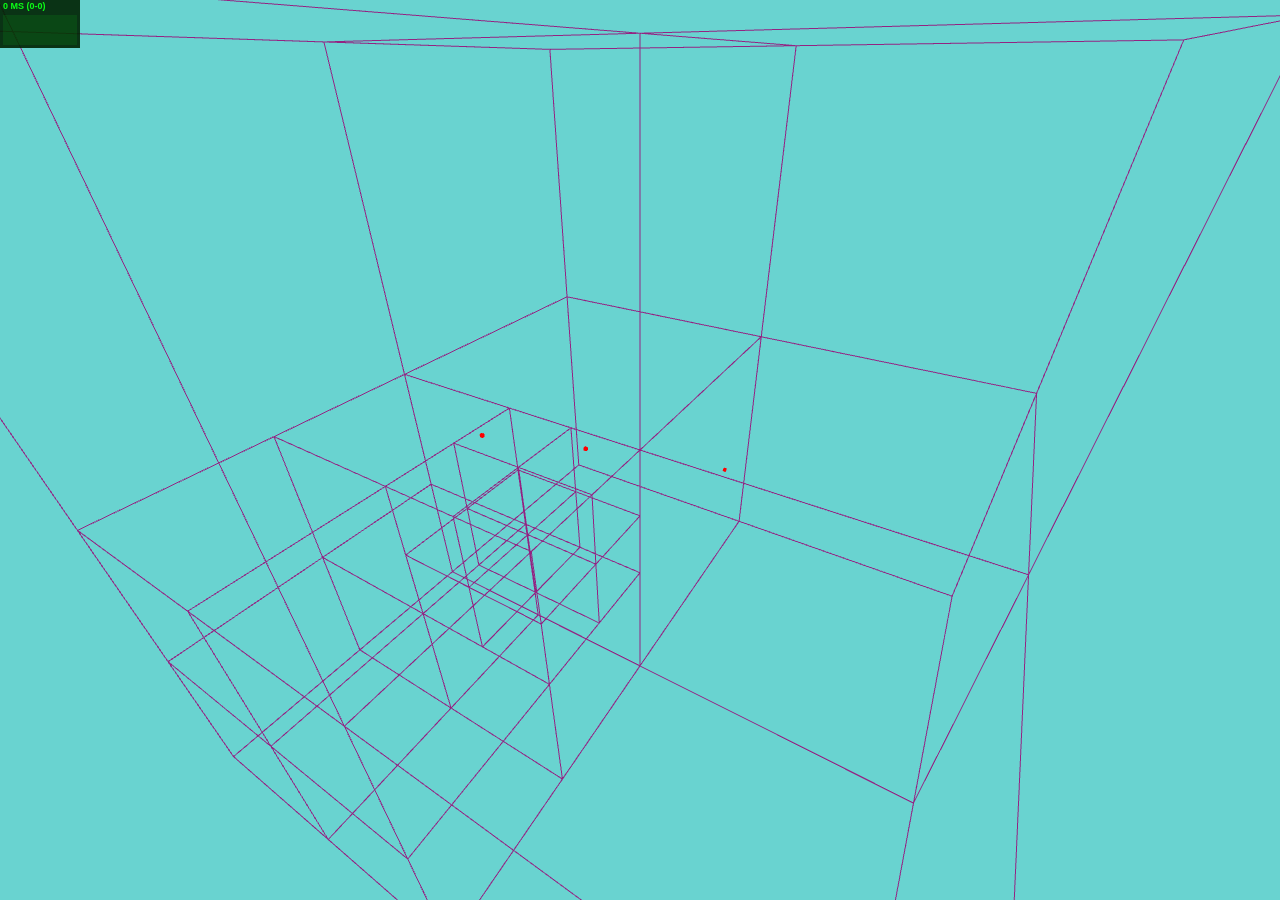
<file: blog/three/three.html>
<!DOCTYPE html>
<html>
<head>
    <link rel="stylesheet" href="./threestyle.css">
    <script src="three.js"></script>
    <script src="octree.js"></script>
    <script src="orbit.js"></script>
    <script src="stats.js"></script>
</head>
<body>
    <!-- <script src="birds.js"></script> -->
    <script src="quad.js"></script>
</body>
</html>
</file>
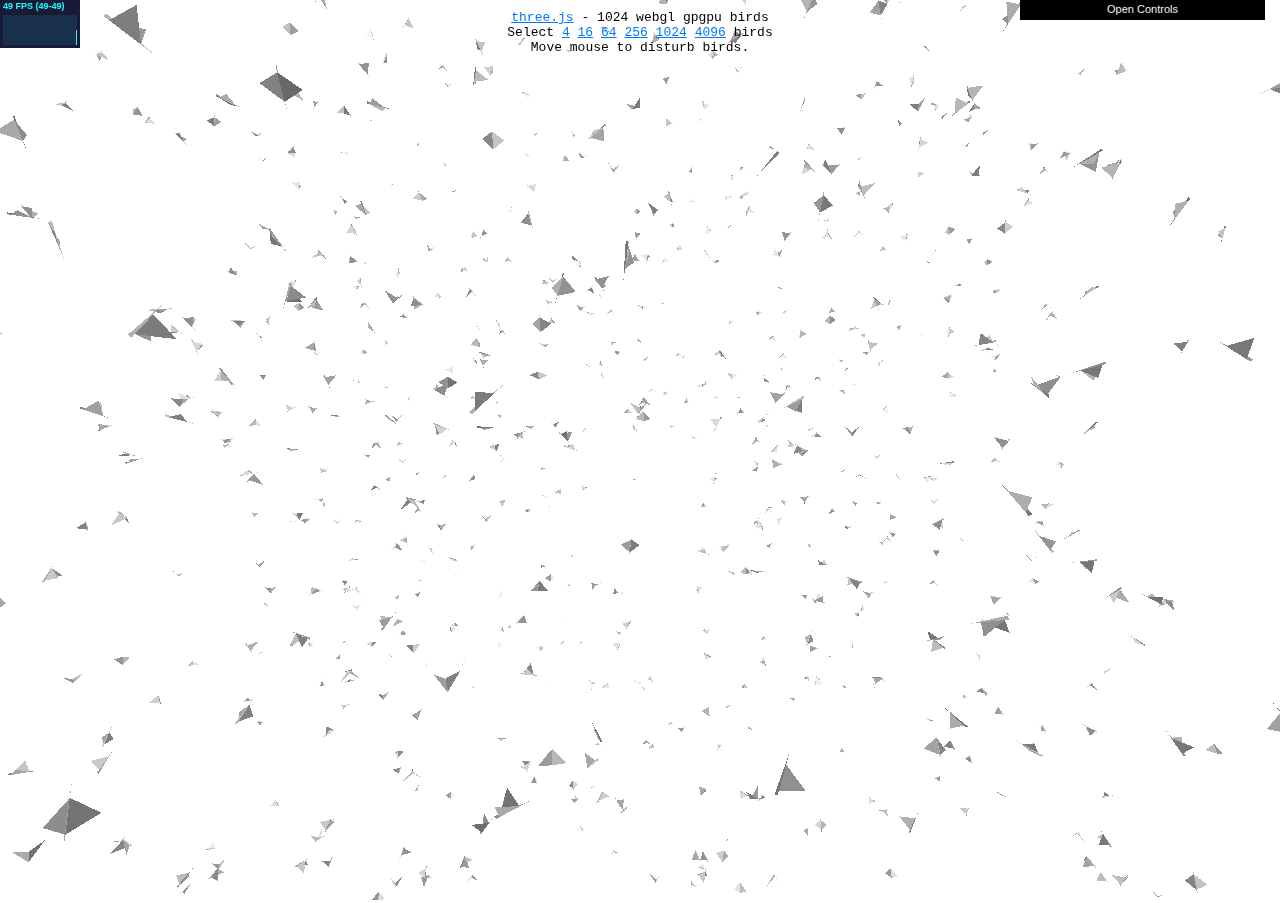
<file: blog/three/birds/birds.html>
<!DOCTYPE html>
<html lang="en">
    <head>
        <title>three.js webgl - gpgpu - flocking</title>
        <meta charset="utf-8">
        <meta name="viewport" content="width=device-width, user-scalable=no, minimum-scale=1.0, maximum-scale=1.0">
        <style>
            body {
                background-color: #ffffff;
                margin: 0px;
                overflow: hidden;
                font-family:Monospace;
                font-size:13px;
                text-align:center;
                text-align:center;
                cursor: pointer;
            }
            a {
                color:#0078ff;
            }
            #info {
                color: #000;
                position: absolute;
                top: 10px;
                width: 100%;
            }
        </style>
    </head>
    <body>

        <div id="info">
            <a href="http://threejs.org" target="_blank">three.js</a> - <span id="birds"></span> webgl gpgpu birds<br/>
            Select <span id="options"></span> birds<br/>
            Move mouse to disturb birds.

        </div>

        <script src="three.js"></script>
        <script src="Detector.js"></script>
        <script src="stats.min.js"></script>
        <script src="dat.gui.min.js"></script>

        <script src="GPUComputationRenderer.js"></script>

        <!--
        TODO: If you're reading this, you may wish to improve this example by
            - Create a better shading for the birds?
        -->


        <!-- shader for bird's position -->
        <script id="fragmentShaderPosition" type="x-shader/x-fragment">
            uniform float time;
            uniform float delta;
            void main() {
                vec2 uv = gl_FragCoord.xy / resolution.xy;
                vec4 tmpPos = texture2D( texturePosition, uv );
                vec3 position = tmpPos.xyz;
                vec3 velocity = texture2D( textureVelocity, uv ).xyz;
                float phase = tmpPos.w;
                phase = mod( ( phase + delta +
                    length( velocity.xz ) * delta * 3. +
                    max( velocity.y, 0.0 ) * delta * 6. ), 62.83 );
                gl_FragColor = vec4( position + velocity * delta * 15. , phase );
            }
        </script>

        <!-- shader for bird's velocity -->
        <script id="fragmentShaderVelocity" type="x-shader/x-fragment">
            uniform float time;
            uniform float testing;
            uniform float delta; // about 0.016
            uniform float seperationDistance; // 20
            uniform float alignmentDistance; // 40
            uniform float cohesionDistance; //
            uniform float freedomFactor;
            uniform vec3 predator;
            const float width = resolution.x;
            const float height = resolution.y;
            const float PI = 3.141592653589793;
            const float PI_2 = PI * 2.0;
            // const float VISION = PI * 0.55;
            float zoneRadius = 40.0;
            float zoneRadiusSquared = 1600.0;
            float separationThresh = 0.45;
            float alignmentThresh = 0.65;
            const float UPPER_BOUNDS = BOUNDS;
            const float LOWER_BOUNDS = -UPPER_BOUNDS;
            const float SPEED_LIMIT = 9.0;
            float rand(vec2 co){
                return fract(sin(dot(co.xy ,vec2(12.9898,78.233))) * 43758.5453);
            }
            void main() {
                zoneRadius = seperationDistance + alignmentDistance + cohesionDistance;
                separationThresh = seperationDistance / zoneRadius;
                alignmentThresh = ( seperationDistance + alignmentDistance ) / zoneRadius;
                zoneRadiusSquared = zoneRadius * zoneRadius;
                vec2 uv = gl_FragCoord.xy / resolution.xy;
                vec3 birdPosition, birdVelocity;
                vec3 selfPosition = texture2D( texturePosition, uv ).xyz;
                vec3 selfVelocity = texture2D( textureVelocity, uv ).xyz;
                float dist;
                vec3 dir; // direction
                float distSquared;
                float seperationSquared = seperationDistance * seperationDistance;
                float cohesionSquared = cohesionDistance * cohesionDistance;
                float f;
                float percent;
                vec3 velocity = selfVelocity;
                float limit = SPEED_LIMIT;
                dir = predator * UPPER_BOUNDS - selfPosition;
                dir.z = 0.;
                // dir.z *= 0.6;
                dist = length( dir );
                distSquared = dist * dist;
                float preyRadius = 150.0;
                float preyRadiusSq = preyRadius * preyRadius;
                // move birds away from predator
                if (dist < preyRadius) {
                    f = ( distSquared / preyRadiusSq - 1.0 ) * delta * 100.;
                    velocity += normalize( dir ) * f;
                    limit += 5.0;
                }
                // if (testing == 0.0) {}
                // if ( rand( uv + time ) < freedomFactor ) {}
                // Attract flocks to the center
                vec3 central = vec3( 0., 0., 0. );
                dir = selfPosition - central;
                dist = length( dir );
                dir.y *= 2.5;
                velocity -= normalize( dir ) * delta * 5.;
                for (float y=0.0;y<height;y++) {
                    for (float x=0.0;x<width;x++) {
                        vec2 ref = vec2( x + 0.5, y + 0.5 ) / resolution.xy;
                        birdPosition = texture2D( texturePosition, ref ).xyz;
                        dir = birdPosition - selfPosition;
                        dist = length(dir);
                        if (dist < 0.0001) continue;
                        distSquared = dist * dist;
                        if (distSquared > zoneRadiusSquared ) continue;
                        percent = distSquared / zoneRadiusSquared;
                        if ( percent < separationThresh ) { // low
                            // Separation - Move apart for comfort
                            f = (separationThresh / percent - 1.0) * delta;
                            velocity -= normalize(dir) * f;
                        } else if ( percent < alignmentThresh ) { // high
                            // Alignment - fly the same direction
                            float threshDelta = alignmentThresh - separationThresh;
                            float adjustedPercent = ( percent - separationThresh ) / threshDelta;
                            birdVelocity = texture2D( textureVelocity, ref ).xyz;
                            f = ( 0.5 - cos( adjustedPercent * PI_2 ) * 0.5 + 0.5 ) * delta;
                            velocity += normalize(birdVelocity) * f;
                        } else {
                            // Attraction / Cohesion - move closer
                            float threshDelta = 1.0 - alignmentThresh;
                            float adjustedPercent = ( percent - alignmentThresh ) / threshDelta;
                            f = ( 0.5 - ( cos( adjustedPercent * PI_2 ) * -0.5 + 0.5 ) ) * delta;
                            velocity += normalize(dir) * f;
                        }
                    }
                }
                // this make tends to fly around than down or up
                // if (velocity.y > 0.) velocity.y *= (1. - 0.2 * delta);
                // Speed Limits
                if ( length( velocity ) > limit ) {
                    velocity = normalize( velocity ) * limit;
                }
                gl_FragColor = vec4( velocity, 1.0 );
            }
        </script>

        <script type="x-shader/x-vertex" id="birdVS">
            attribute vec2 reference;
            attribute float birdVertex;
            attribute vec3 birdColor;
            uniform sampler2D texturePosition;
            uniform sampler2D textureVelocity;
            varying vec4 vColor;
            varying float z;
            uniform float time;
            void main() {
                vec4 tmpPos = texture2D( texturePosition, reference );
                vec3 pos = tmpPos.xyz;
                vec3 velocity = normalize(texture2D( textureVelocity, reference ).xyz);
                vec3 newPosition = position;
                if ( birdVertex == 4.0 || birdVertex == 7.0 ) {
                    // flap wings
                    newPosition.y = sin( tmpPos.w ) * 5.;
                }
                newPosition = mat3( modelMatrix ) * newPosition;
                velocity.z *= -1.;
                float xz = length( velocity.xz );
                float xyz = 1.;
                float x = sqrt( 1. - velocity.y * velocity.y );
                float cosry = velocity.x / xz;
                float sinry = velocity.z / xz;
                float cosrz = x / xyz;
                float sinrz = velocity.y / xyz;
                mat3 maty =  mat3(
                    cosry, 0, -sinry,
                    0    , 1, 0     ,
                    sinry, 0, cosry
                );
                mat3 matz =  mat3(
                    cosrz , sinrz, 0,
                    -sinrz, cosrz, 0,
                    0     , 0    , 1
                );
                newPosition =  maty * matz * newPosition;
                newPosition += pos;
                z = newPosition.z;
                vColor = vec4( birdColor, 1.0 );
                gl_Position = projectionMatrix *  viewMatrix  * vec4( newPosition, 1.0 );
            }
        </script>

        <!-- bird geometry shader -->
        <script type="x-shader/x-fragment" id="birdFS">
            varying vec4 vColor;
            varying float z;
            uniform vec3 color;
            void main() {
                // Fake colors for now
                float z2 = 0.2 + ( 1000. - z ) / 1000. * vColor.x;
                gl_FragColor = vec4( z2, z2, z2, 1. );
            }
        </script>


        <script>
            if ( ! Detector.webgl ) Detector.addGetWebGLMessage();
            var hash = document.location.hash.substr( 1 );
            if (hash) hash = parseInt(hash, 0);
            /* TEXTURE WIDTH FOR SIMULATION */
            var WIDTH = hash || 32;
            var BIRDS = WIDTH * WIDTH;
            // Custom Geometry - using 3 triangles each. No UVs, no normals currently.
            THREE.BirdGeometry = function () {
                var triangles = BIRDS * 3;
                var points = triangles * 3;
                THREE.BufferGeometry.call( this );
                var vertices = new THREE.BufferAttribute( new Float32Array( points * 3 ), 3 );
                var birdColors = new THREE.BufferAttribute( new Float32Array( points * 3 ), 3 );
                var references = new THREE.BufferAttribute( new Float32Array( points * 2 ), 2 );
                var birdVertex = new THREE.BufferAttribute( new Float32Array( points ), 1 );
                this.addAttribute( 'position', vertices );
                this.addAttribute( 'birdColor', birdColors );
                this.addAttribute( 'reference', references );
                this.addAttribute( 'birdVertex', birdVertex );
                // this.addAttribute( 'normal', new Float32Array( points * 3 ), 3 );
                var v = 0;
                function verts_push() {
                    for (var i=0; i < arguments.length; i++) {
                        vertices.array[v++] = arguments[i];
                    }
                }
                var wingsSpan = 20;
                for (var f = 0; f<BIRDS; f++ ) {
                    // Body
                    verts_push(
                        0, -0, -20,
                        0, 4, -20,
                        0, 0, 30
                    );
                    // Left Wing
                    verts_push(
                        0, 0, -15,
                        -wingsSpan, 0, 0,
                        0, 0, 15
                    );
                    // Right Wing
                    verts_push(
                        0, 0, 15,
                        wingsSpan, 0, 0,
                        0, 0, -15
                    );
                }
                for( var v = 0; v < triangles * 3; v++ ) {
                    var i = ~~(v / 3);
                    var x = (i % WIDTH) / WIDTH;
                    var y = ~~(i / WIDTH) / WIDTH;
                    var c = new THREE.Color(
                        0x444444 +
                        ~~(v / 9) / BIRDS * 0x666666
                    );
                    birdColors.array[ v * 3 + 0 ] = c.r;
                    birdColors.array[ v * 3 + 1 ] = c.g;
                    birdColors.array[ v * 3 + 2 ] = c.b;
                    references.array[ v * 2     ] = x;
                    references.array[ v * 2 + 1 ] = y;
                    birdVertex.array[ v         ] = v % 9;
                }
                this.scale( 0.2, 0.2, 0.2 );
            };
            THREE.BirdGeometry.prototype = Object.create( THREE.BufferGeometry.prototype );
            var container, stats;
            var camera, scene, renderer, geometry, i, h, color;
            var mouseX = 0, mouseY = 0;
            var windowHalfX = window.innerWidth / 2;
            var windowHalfY = window.innerHeight / 2;
            var BOUNDS = 800, BOUNDS_HALF = BOUNDS / 2;
            document.getElementById('birds').innerText = BIRDS;
            function change(n) {
                location.hash = n;
                location.reload();
                return false;
            }
            var options = '';
            for (i=1; i<7; i++) {
                var j = Math.pow(2, i);
                options += '<a href="#" onclick="return change(' + j + ')">' + (j * j) + '</a> ';
            }
            document.getElementById('options').innerHTML = options;
            var last = performance.now();
            var gpuCompute;
            var velocityVariable;
            var positionVariable;
            var positionUniforms;
            var velocityUniforms;
            var birdUniforms;
            init();
            animate();
            function init() {
                container = document.createElement( 'div' );
                document.body.appendChild( container );
                camera = new THREE.PerspectiveCamera( 75, window.innerWidth / window.innerHeight, 1, 3000 );
                camera.position.z = 350;
                scene = new THREE.Scene();
                scene.fog = new THREE.Fog( 0xffffff, 100, 1000 );
                renderer = new THREE.WebGLRenderer();
                renderer.setClearColor( scene.fog.color );
                renderer.setPixelRatio( window.devicePixelRatio );
                renderer.setSize( window.innerWidth, window.innerHeight );
                container.appendChild( renderer.domElement );
                initComputeRenderer();
                stats = new Stats();
                container.appendChild( stats.dom );
                document.addEventListener( 'mousemove', onDocumentMouseMove, false );
                document.addEventListener( 'touchstart', onDocumentTouchStart, false );
                document.addEventListener( 'touchmove', onDocumentTouchMove, false );
                //
                window.addEventListener( 'resize', onWindowResize, false );
                var gui = new dat.GUI();
                var effectController = {
                    seperation: 20.0,
                    alignment: 20.0,
                    cohesion: 20.0,
                    freedom: 0.75
                };
                var valuesChanger = function() {
                    velocityUniforms.seperationDistance.value = effectController.seperation;
                    velocityUniforms.alignmentDistance.value = effectController.alignment;
                    velocityUniforms.cohesionDistance.value = effectController.cohesion;
                    velocityUniforms.freedomFactor.value = effectController.freedom;
                };
                valuesChanger();
                gui.add( effectController, "seperation", 0.0, 100.0, 1.0 ).onChange( valuesChanger );
                gui.add( effectController, "alignment", 0.0, 100, 0.001 ).onChange( valuesChanger );
                gui.add( effectController, "cohesion", 0.0, 100, 0.025 ).onChange( valuesChanger );
                gui.close();
                initBirds();
            }
            function initComputeRenderer() {
                    gpuCompute = new GPUComputationRenderer( WIDTH, WIDTH, renderer );
                var dtPosition = gpuCompute.createTexture();
                var dtVelocity = gpuCompute.createTexture();
                fillPositionTexture( dtPosition );
                fillVelocityTexture( dtVelocity );
                velocityVariable = gpuCompute.addVariable( "textureVelocity", document.getElementById( 'fragmentShaderVelocity' ).textContent, dtVelocity );
                positionVariable = gpuCompute.addVariable( "texturePosition", document.getElementById( 'fragmentShaderPosition' ).textContent, dtPosition );
                gpuCompute.setVariableDependencies( velocityVariable, [ positionVariable, velocityVariable ] );
                gpuCompute.setVariableDependencies( positionVariable, [ positionVariable, velocityVariable ] );
                positionUniforms = positionVariable.material.uniforms;
                velocityUniforms = velocityVariable.material.uniforms;
                positionUniforms.time = { value: 0.0 };
                positionUniforms.delta = { value: 0.0 };
                velocityUniforms.time = { value: 1.0 };
                velocityUniforms.delta = { value: 0.0 };
                velocityUniforms.testing = { value: 1.0 };
                velocityUniforms.seperationDistance = { value: 1.0 };
                velocityUniforms.alignmentDistance = { value: 1.0 };
                velocityUniforms.cohesionDistance = { value: 1.0 };
                velocityUniforms.freedomFactor = { value: 1.0 };
                velocityUniforms.predator = { value: new THREE.Vector3() };
                velocityVariable.material.defines.BOUNDS = BOUNDS.toFixed( 2 );
                velocityVariable.wrapS = THREE.RepeatWrapping;
                velocityVariable.wrapT = THREE.RepeatWrapping;
                positionVariable.wrapS = THREE.RepeatWrapping;
                positionVariable.wrapT = THREE.RepeatWrapping;
                var error = gpuCompute.init();
                if ( error !== null ) {
                    console.error( error );
                }
            }
            function initBirds() {
                var geometry = new THREE.BirdGeometry();
                // For Vertex and Fragment
                birdUniforms = {
                    color: { value: new THREE.Color( 0xff2200 ) },
                    texturePosition: { value: null },
                    textureVelocity: { value: null },
                    time: { value: 1.0 },
                    delta: { value: 0.0 }
                };
                // ShaderMaterial
                var material = new THREE.ShaderMaterial( {
                    uniforms:       birdUniforms,
                    vertexShader:   document.getElementById( 'birdVS' ).textContent,
                    fragmentShader: document.getElementById( 'birdFS' ).textContent,
                    side: THREE.DoubleSide
                });
                birdMesh = new THREE.Mesh( geometry, material );
                birdMesh.rotation.y = Math.PI / 2;
                birdMesh.matrixAutoUpdate = false;
                birdMesh.updateMatrix();
                scene.add(birdMesh);
            }
            function fillPositionTexture( texture ) {
                var theArray = texture.image.data;
                for ( var k = 0, kl = theArray.length; k < kl; k += 4 ) {
                    var x = Math.random() * BOUNDS - BOUNDS_HALF;
                    var y = Math.random() * BOUNDS - BOUNDS_HALF;
                    var z = Math.random() * BOUNDS - BOUNDS_HALF;
                    theArray[ k + 0 ] = x;
                    theArray[ k + 1 ] = y;
                    theArray[ k + 2 ] = z;
                    theArray[ k + 3 ] = 1;
                }
            }
            function fillVelocityTexture( texture ) {
                var theArray = texture.image.data;
                for ( var k = 0, kl = theArray.length; k < kl; k += 4 ) {
                    var x = Math.random() - 0.5;
                    var y = Math.random() - 0.5;
                    var z = Math.random() - 0.5;
                    theArray[ k + 0 ] = x * 10;
                    theArray[ k + 1 ] = y * 10;
                    theArray[ k + 2 ] = z * 10;
                    theArray[ k + 3 ] = 1;
                }
            }
            function onWindowResize() {
                windowHalfX = window.innerWidth / 2;
                windowHalfY = window.innerHeight / 2;
                camera.aspect = window.innerWidth / window.innerHeight;
                camera.updateProjectionMatrix();
                renderer.setSize( window.innerWidth, window.innerHeight );
            }
            function onDocumentMouseMove( event ) {
                mouseX = event.clientX - windowHalfX;
                mouseY = event.clientY - windowHalfY;
            }
            function onDocumentTouchStart( event ) {
                if ( event.touches.length === 1 ) {
                    event.preventDefault();
                    mouseX = event.touches[ 0 ].pageX - windowHalfX;
                    mouseY = event.touches[ 0 ].pageY - windowHalfY;
                }
            }
            function onDocumentTouchMove( event ) {
                if ( event.touches.length === 1 ) {
                    event.preventDefault();
                    mouseX = event.touches[ 0 ].pageX - windowHalfX;
                    mouseY = event.touches[ 0 ].pageY - windowHalfY;
                }
            }
            //
            function animate() {
                requestAnimationFrame( animate );
                render();
                stats.update();
            }
            function render() {
                var now = performance.now();
                var delta = (now - last) / 1000;
                if (delta > 1) delta = 1; // safety cap on large deltas
                last = now;
                positionUniforms.time.value = now;
                positionUniforms.delta.value = delta;
                velocityUniforms.time.value = now;
                velocityUniforms.delta.value = delta;
                birdUniforms.time.value = now;
                birdUniforms.delta.value = delta;
                velocityUniforms.predator.value.set( 0.5 * mouseX / windowHalfX, - 0.5 * mouseY / windowHalfY, 0 );
                mouseX = 10000;
                mouseY = 10000;
                gpuCompute.compute();
                birdUniforms.texturePosition.value = gpuCompute.getCurrentRenderTarget( positionVariable ).texture;
                birdUniforms.textureVelocity.value = gpuCompute.getCurrentRenderTarget( velocityVariable ).texture;
                renderer.render( scene, camera );
            }
        </script>
    </body>
</html>
</file>
<file: style.css>
* {
    margin: 0;
}
body {
    background: #fff;
    font-family: "Source Sans Pro", Helvetica, sans-serif;
    font-weight: 400;
    color: #aaaaaa;
    line-height: 1.75em;
}

.profileImage {
    border-radius: 50%;
}
.LeftContent {
    background-image: url("bg3.jpg");
    background-size: cover;

    position: fixed; 

    top: 0;
    left: 0;

    text-align: right;
    line-height: 60px;

    height: 100%;
    width: 30%;
    padding-right: 5%;
    padding-top: 200px;
}   

#sidebarName {
    font-size: 50pt;
    font-weight: bold;
    line-height: 100px;
    color: #fff;
}

#sidebarDesc {

}


.RightContent {
    top: 0;
    left: 0;

    margin-left: 35%;
    margin-top: 8%;
    padding-left: 5%;
    padding-right: 5%;
    background: #fff;
    height: 100%;

    font-size: 24px;
    line-height: 120%;
}

.Wrapper {
    height: 100%;
    width: 100%;
}

#quote {
    line-height: 150%;
    font-size: 42px;
}

#quoteAuthor {
    text-align: right;
    font-size: 30px;
}

.rightText {
    word-spacing: 1.5px;
    line-height: 150%;
}

.roundButton {
    border: none;
    border-radius: 12px;
    background-color: white;
    color: #6d6d6d;
    border: 2px solid #e7e7e7;
    padding: 20px 42px;
    text-align: center;
    text-decoration: none;
    display: inline-block;
    font-size: 24px;
    width: 120px;
}

.roundButton:hover {
    background-color: #e7e7e7; /* Green */
    color: #6d6d6d;
}

.linkButtons{
    text-align: center;
    word-spacing: 60px;
}

.horizontalDivider{
    background-color: #a3a3a3; 
}

.projectGrid{

}

.project{
    display: inline-block;
    margin: 0 0 0 0;
    width: 49%;
    vertical-align: top;
    text-align: justify;
}

.projectImage{
    width: 100%;
    top: 0;
}

.projectName{
    line-height: 50px;
    font-size: 30px;
}

.projectDesc{

}
/*

*{margin: 0; padding: 0; border: 0; outline: 0;}

*/
</file>
<file: blog/blogstyle.css>
.body {
}

.mid {
    text-align: center;
}

.leftSidebar {
    width: 200px;
    text-align: left;
    display: inline-block;
}

.top {
    font-size: 50px;
    font-family: "Segoe UI";
    font-weight: bold;
}

.postList {
    width: 700px;
    text-align: left;
    display: inline-block;
}

.rightSidebar {
    width: 200px;
    text-align: left;
    display: inline-block;
}

.post {
}

.postHeading {
    display: flex;
    justify-content: space-between;
    align-items: baseline;
    font-variant: small-caps;
    font-size: 20px;
    margin-top: 50px;
}

.postName {
    text-decoration: underline;
}

.postDate {
    font-family: "Courier New";
    font-size: 15px;
}
</file>
<file: blog/poststyle.css>
body, h1, h2, h3, h4, p, blockquote, code, ul, ol, dl, dd, img {
  margin: 0; 
}

body {
  line-height: 24px;
  color: #111;
  font: normal 18px/30px "Merriweather", Georgia, serif;
  background: #cccccc;
}

.page {
  background: #fbfaf8;
  max-width: 700px;
  margin: 0 auto;
  position: relative;
  box-shadow: 0 0 50px #444 
}

.content {
  padding: 0 40px 2px 40px;
  background: white;
  padding-bottom: 200px;
  box-shadow: 0 0 30px rgba(71, 51, 31, 0.05); 
}

h1 {
  font: 200 45px Georgia, serif;
  padding: 100px 0 50px 0;
  border-bottom: solid 1px #eeeeee; 
}

h2 {
  color: #1481b8;
  font: 300 35px "Source Sans Pro", Georgia, serif;
  margin: 20px 0 15px -38px;
  padding: 0 0 2px 30px;
  border-left: solid 8px #d9eaf2; 
}

h3 {
  color: #1481b8;
  font: 400 20px "Source Sans Pro", Georgia, serif;
  margin: 20px 0 0 -38px;
  padding-left: 30px;
  border-left: solid 8px #d9eaf2; 
}

p {
  margin: 30px 0; 
}

a {
  color: #1481b8;
  text-decoration: none;
  outline: none;
  border-bottom: solid 1px rgba(209, 236, 250, 0);
  transition: color 0.2s ease, border-color 0.2s ease; 
}

img {
  max-width: 100%;
  border: solid 1px #f6f4ee;
  border-radius: 7px; 
  display: block;
  margin: auto;
}

video {
  width: 600px;
  border-radius: 7px; 
  margin: 0 auto;
  display: block;
}

code {
  font: normal 15px "Source Code Pro", Menlo, Consolas, Monaco, monospace;
}



aside {
  color: #868279;
  padding: 10px 10px;
  background: #faf8f5;
  border: solid 1px #f7f4ed;
  border-bottom: solid 1px #f0e9db;
  border-radius: 3px; 
  line-height: 20px;
  font-size: 15px;
}
aside > p:first-child {
  margin-top: 0; }
aside > p:last-child {
  margin-bottom: 0; 
}

aside + aside {
  margin-top: 10px; 
}

a:hover {
  border-bottom: solid 1px #d1ecfa; 
}

@media only screen and (min-width: 800px) {
  .page {
    padding-right: 300px; 
  }

  aside {
    position: absolute;
    width: 240px;
    right: 30px;
    padding: 0;
    background: none;
    border: none;
    padding-left: 22px;
    border-radius: 0;
    border-left: solid 8px #f0e9db; 
  }
  aside p, aside li {
    font: 14px/20px "Source Sans Pro", "Lucida Grande", "Lucida Sans Unicode", Verdana, sans-serif; 
  }   
}
</file>
<file: blog/highlight.css>
.hljs{display:block;overflow-x:auto;padding:0.5em;background:#F0F0F0}.hljs,.hljs-subst{color:#444}.hljs-comment{color:#888888}.hljs-keyword,.hljs-attribute,.hljs-selector-tag,.hljs-meta-keyword,.hljs-doctag,.hljs-name{font-weight:bold}.hljs-type,.hljs-string,.hljs-number,.hljs-selector-id,.hljs-selector-class,.hljs-quote,.hljs-template-tag,.hljs-deletion{color:#880000}.hljs-title,.hljs-section{color:#880000;font-weight:bold}.hljs-regexp,.hljs-symbol,.hljs-variable,.hljs-template-variable,.hljs-link,.hljs-selector-attr,.hljs-selector-pseudo{color:#BC6060}.hljs-literal{color:#78A960}.hljs-built_in,.hljs-bullet,.hljs-code,.hljs-addition{color:#397300}.hljs-meta{color:#1f7199}.hljs-meta-string{color:#4d99bf}.hljs-emphasis{font-style:italic}.hljs-strong{font-weight:bold}
</file>
<file: blog/three/threestyle.css>
canvas {
    position: fixed;
    top: 0;
    left: 0;
}
</file>
